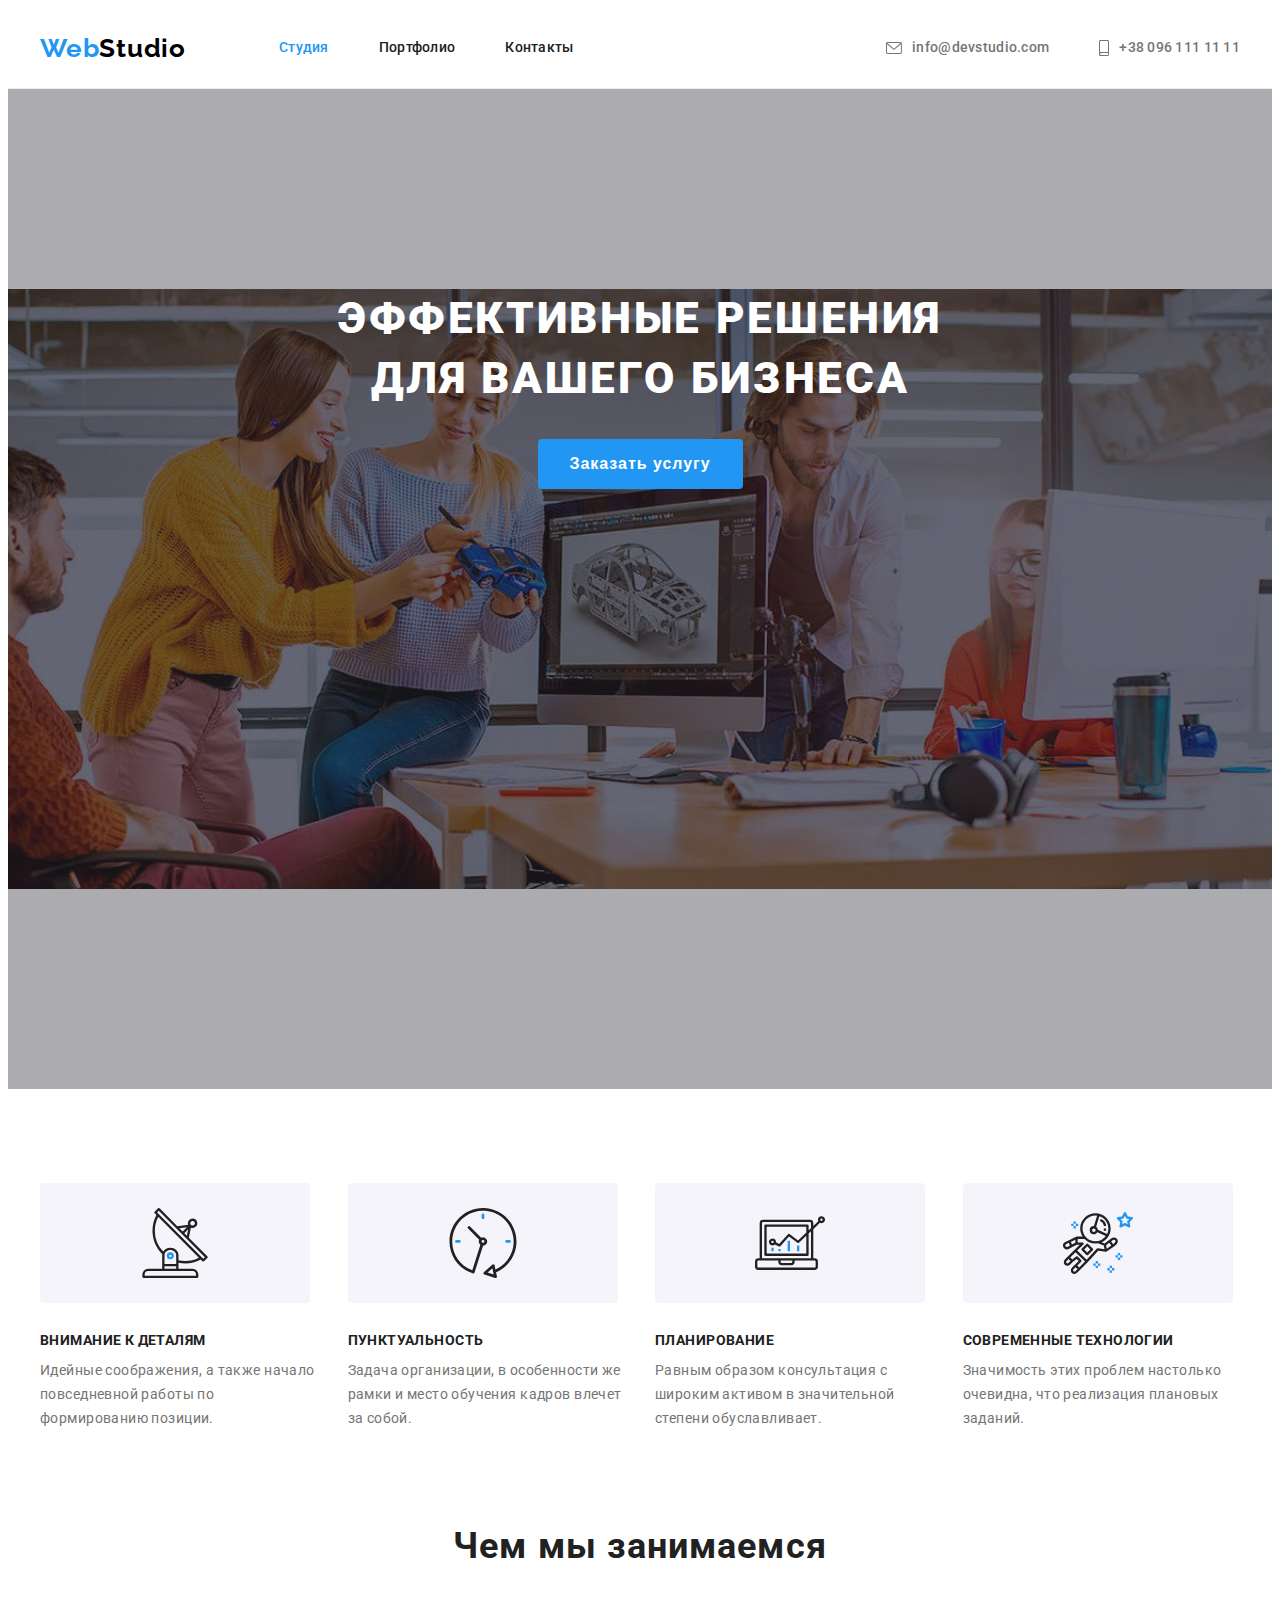
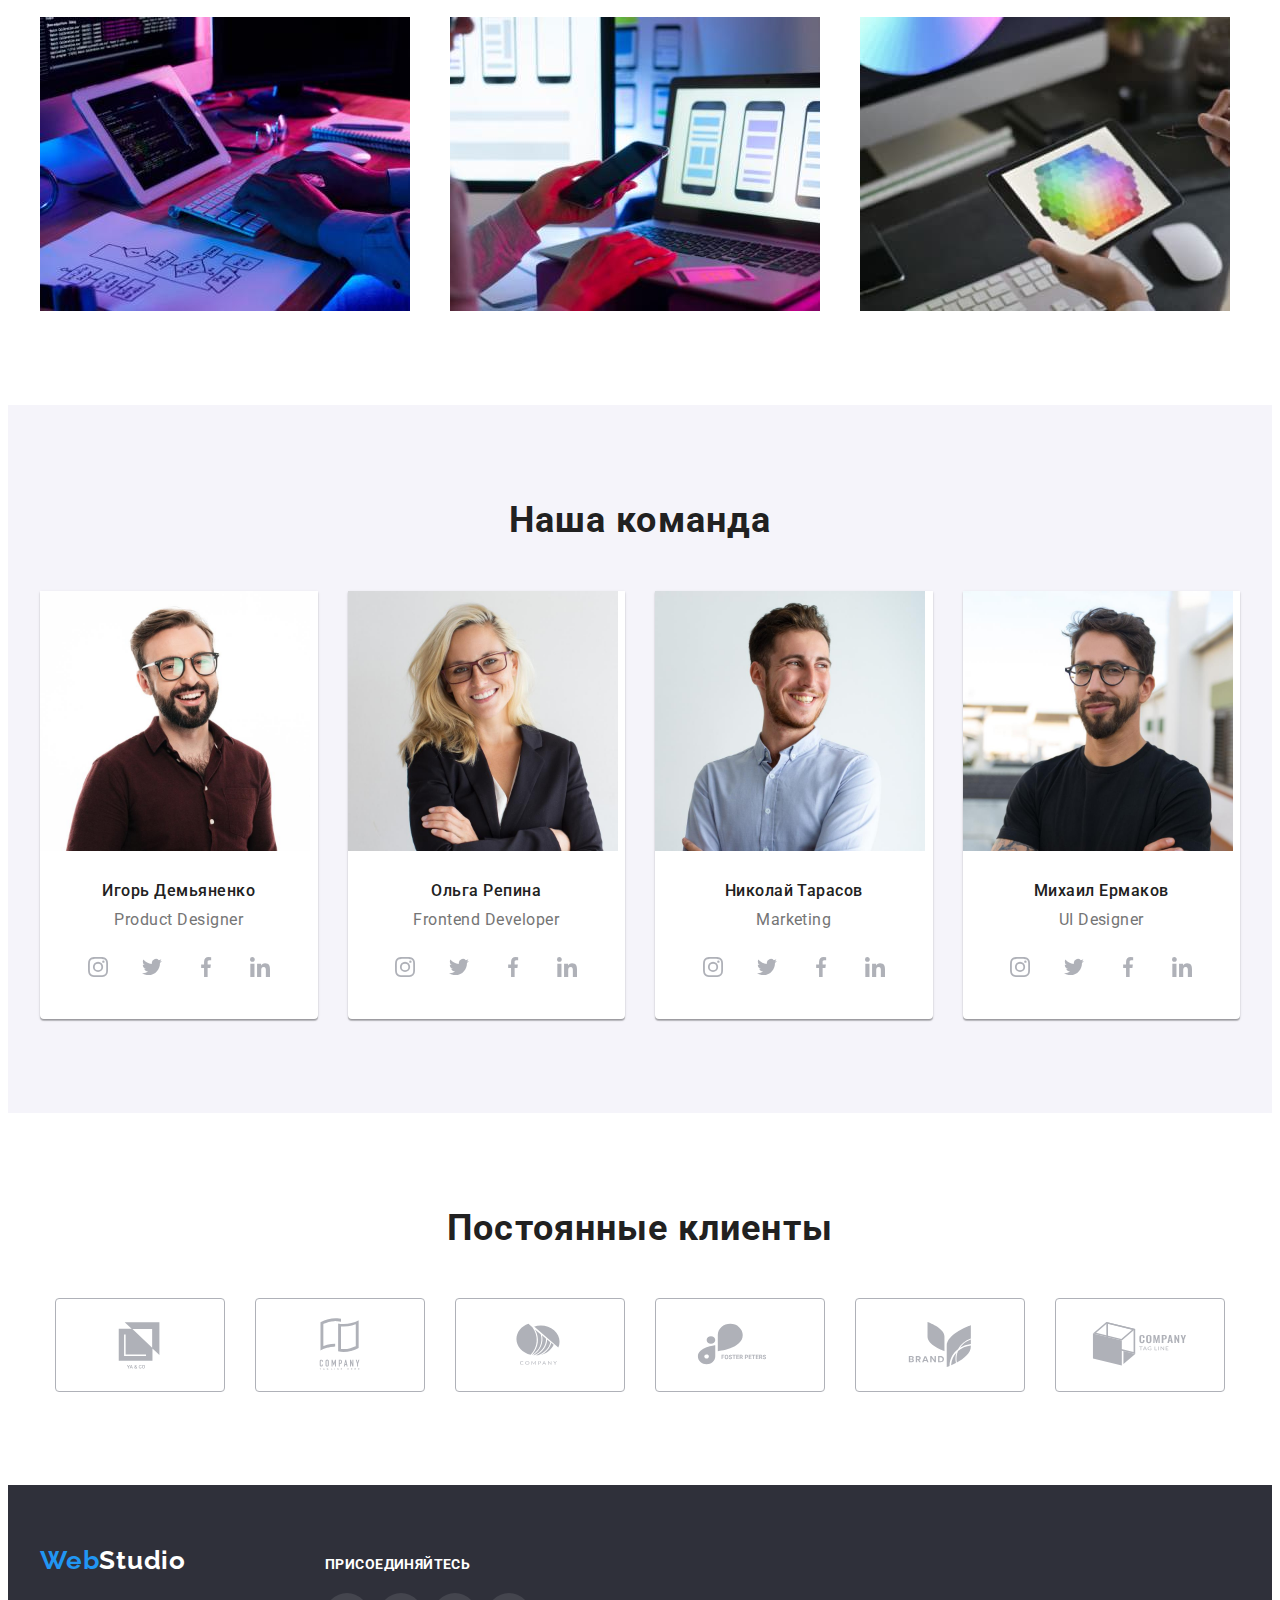
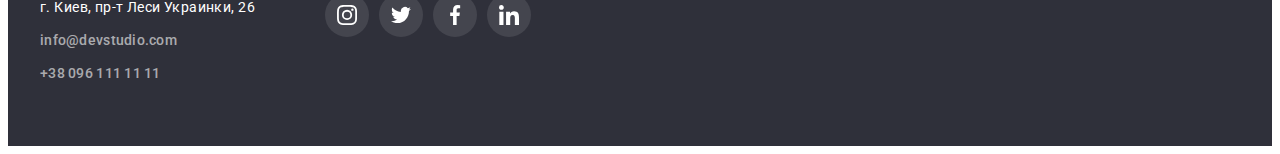
<file: index.html>
<!DOCTYPE html>
<html lang="ru">

<head>
    <link rel="stylesheet" href="https://cdnjs.cloudflare.com/ajax/libs/modern-normalize/1.1.0/modern-normalize.min.css"
        integrity="sha512-wpPYUAdjBVSE4KJnH1VR1HeZfpl1ub8YT/NKx4PuQ5NmX2tKuGu6U/JRp5y+Y8XG2tV+wKQpNHVUX03MfMFn9Q=="
        crossorigin="anonymous" referrerpolicy="no-referrer" />
    <meta charset="UTF-8">
    <meta http-equiv="X-UA-Compatible" content="IE=edge">
    <meta name="viewport" content="width=device-width, initial-scale=1.0">
    <title>Document</title>
    <link rel="preconnect" href="https://fonts.googleapis.com">
    <link rel="preconnect" href="https://fonts.gstatic.com" crossorigin>
    <link
        href="https://fonts.googleapis.com/css2?family=Raleway:wght@700&family=Roboto:wght@400;500;700;900&display=swap"
        rel="stylesheet">
    <link rel="stylesheet" href="https://cdnjs.cloudflare.com/ajax/libs/modern-normalize/1.1.0/modern-normalize.min.css"
        integrity="sha512-wpPYUAdjBVSE4KJnH1VR1HeZfpl1ub8YT/NKx4PuQ5NmX2tKuGu6U/JRp5y+Y8XG2tV+wKQpNHVUX03MfMFn9Q=="
        crossorigin="anonymous" referrerpolicy="no-referrer" />
    <link rel="stylesheet" href="./css/styles.css">
</head>

<body>
    <header class="page-header">
        <div class=" container">
        <nav class="nav">
            <a href="index.html" class="logo link cursor">Web<span class="studio">Studio</span></a>
            <ul class="site-nav list">
                <li class="menu cursor"><a href="index.html" class="link current">Студия</a></li>
                <li class="menu cursor"><a href="portfolio.html" class="link">Портфолио</a></li>
                <li class="menu cursor"><a href="" class="link">Контакты</a></li>
            </ul>
        </nav>
        <ul class="auth-nav list">
            <li class="auth cursor">
                <a href="mailto:info@devstudio.com" class="contact link">
                    <svg class="mail-icon" width="16" height="12">
                        <use href="./images/sprite.svg#icon-mail" ></use>
                    </svg>
                    info@devstudio.com</a>
            </li>
            <li class="auth cursor">
                <a href="tel:+380961111111" class="contact link">
                    <svg class="phone-icon" width="10" height="16">
                        <use href="./images/sprite.svg#icon-phone" ></use>
                    </svg>
                    +38 096 111 11 11</a>
            </li>
        </ul>
        </div>
    </header>
    <main>
        <section class="hero section">
            <div class="container">
                <h1 class="hero section-title">Эффективные решения для вашего бизнеса</h1>
                <button type="button" class="button primary cursor">Заказать услугу</button>
            </div>
        </section>
        <section class="section">
            <div class="container">
                <h2 class="section-title visually-hidden">Особенности</h2>
                <ul class="feature list">
                    <li class="name">
                        <div class="icon">
                        <svg class="feature-icon" width="70" height="70">
                            <use href="./images/sprite.svg#icon-antenna" ></use>
                        </svg>
                        </div>
                        <h3 class="title">Внимание к деталям</h3>
                        <p class="feature description">Идейные соображения, а также начало повседневной работы по
                            формированию позиции.</p>
                    </li>
                    <li class="name">
                        <div class="icon">
                        <svg class="feature-icon" width="70" height="70">
                            <use href="./images/sprite.svg#icon-clock" ></use>
                        </svg>
                        </div>
                        <h3 class="title">Пунктуальность</h3>
                        <p class="feature description">Задача организации, в особенности же рамки и место обучения
                            кадров влечет за собой.</p>
                    </li>
                    <li class="name">
                        <div class="icon">
                        <svg class="feature-icon" width="70" height="70">
                            <use href="./images/sprite.svg#icon-diagram" ></use>
                        </svg>
                        </div>
                        <h3 class="title">Планирование</h3>
                        <p class="feature description">Равным образом консультация с широким активом в значительной
                            степени обуславливает.</p>
                    </li>
                    <li class="name">
                        <div class="icon">
                        <svg class="feature-icon" width="70" height="70">
                            <use href="./images/sprite.svg#icon-astronaut" ></use>
                        </svg>
                        </div>
                        <h3 class="title">Современные технологии</h3>
                        <p class="feature description">Значимость этих проблем настолько очевидна, что реализация
                            плановых заданий.</p>
                    </li>
                </ul>
            </div>
        </section>
        <section class="section working">
            <div class="container">
                <h2 class="section-title">Чем мы занимаемся</h2>
                <ul class="list working">
                    <li class="image">
                        <img src="./images/box1.jpg" alt="Работа с алгоритмом и кодом" width="370" height="294" />
                    </li>
                    <li class="image">
                        <img src="./images/box2.jpg" alt="Подбор вайфрейма" width="370" height="294" />
                    </li>
                    <li class="image">
                        <img src="./images/box3.jpg" alt="ВЫбор цветовой палитры" width="370" height="294" />
                    </li>
                </ul>
            </div>
        </section>
        <section class="section team">
            <div class="container">
                <h2 class="section-title">Наша команда</h2>
                <ul class="team list">
                    <li class="card">
                        <img class="photo" src="./images/img.jpg" alt="Фото Игоря" width="270" height="260" />
                        <div class="team-card">
                        <h3 class="title">Игорь Демьяненко</h3>
                        <p lang="en" class="team description">Product Designer</p>
                        <ul class="social list">
                            <li class="social-item">
                                <a href="" class="social-link cursor">
                                <svg class="social-icon" width="20" height="20">
                                    <use href="./images/sprite.svg#icon-instagram" >
                                    </use>
                                </svg>
                                </a>
                            </li>
                            <li class="social-item">
                                <a href="" class="social-link cursor">
                                    <svg class="social-icon" width="20" height="20">
                                        <use href="./images/sprite.svg#icon-twitter">
                                        </use>
                                    </svg>
                                </a>
                            </li>
                            <li class="social-item">
                                <a href="" class="social-link cursor">
                                    <svg class="social-icon" width="20" height="20">
                                        <use href="./images/sprite.svg#icon-facebook">
                                        </use>
                                    </svg>
                                </a>
                            </li><li class="social-item">
                                <a href="" class="social-link cursor">
                                    <svg class="social-icon" width="20" height="20">
                                        <use href="./images/sprite.svg#icon-linkedin">
                                        </use>
                                    </svg>
                                </a>
                            </li>
                        </ul>
                        </div>
                    </li>
                    <li class="card">
                        <img class="photo" src="./images/img2.jpg" alt="Фото Ольги" width="270" height="260" />
                        <div class="team-card">
                        <h3 class="title">Ольга Репина</h3>
                        <p lang="en" class="team description">Frontend Developer</p>
                        <ul class="social list">
                            <li class="social-item">
                                <a href="" class="social-link cursor">
                                    <svg class="social-icon" width="20" height="20">
                                        <use href="./images/sprite.svg#icon-instagram">
                                        </use>
                                    </svg>
                                </a>
                            </li>
                            <li class="social-item">
                                <a href="" class="social-link cursor">
                                    <svg class="social-icon" width="20" height="20">
                                        <use href="./images/sprite.svg#icon-twitter">
                                        </use>
                                    </svg>
                                </a>
                            </li>
                            <li class="social-item">
                                <a href="" class="social-link cursor">
                                    <svg class="social-icon" width="20" height="20">
                                        <use href="./images/sprite.svg#icon-facebook">
                                        </use>
                                    </svg>
                                </a>
                            </li>
                            <li class="social-item">
                                <a href="" class="social-link cursor">
                                    <svg class="social-icon" width="20" height="20">
                                        <use href="./images/sprite.svg#icon-linkedin">
                                        </use>
                                    </svg>
                                </a>
                            </li>
                        </ul>
                        </div>
                    </li>
                    <li class="card">
                        <img class="photo" src="./images/img3.jpg" alt="Фото Николая" width="270" height="260" />
                        <div class="team-card">
                        <h3 class="title">Николай Тарасов</h3>
                        <p lang="en" class="team description">Marketing</p>
                        <ul class="social list">
                            <li class="social-item">
                                <a href="" class="social-link cursor">
                                    <svg class="social-icon" width="20" height="20">
                                        <use href="./images/sprite.svg#icon-instagram">
                                        </use>
                                    </svg>
                                </a>
                            </li>
                            <li class="social-item">
                                <a href="" class="social-link cursor">
                                    <svg class="social-icon" width="20" height="20">
                                        <use href="./images/sprite.svg#icon-twitter">
                                        </use>
                                    </svg>
                                </a>
                            </li>
                            <li class="social-item">
                                <a href="" class="social-link cursor">
                                    <svg class="social-icon" width="20" height="20">
                                        <use href="./images/sprite.svg#icon-facebook">
                                        </use>
                                    </svg>
                                </a>
                            </li>
                            <li class="social-item">
                                <a href="" class="social-link cursor">
                                    <svg class="social-icon" width="20" height="20">
                                        <use href="./images/sprite.svg#icon-linkedin">
                                        </use>
                                    </svg>
                                </a>
                            </li>
                        </ul>
                        </div>
                    </li>
                    <li class="card">
                        <img class="photo" src="./images/img4.jpg" alt="Фото Михаила" width="270" height="260" />
                        <div class="team-card">
                        <h3 class="title">Михаил Ермаков</h3>
                        <p lang="en" class="team description">UI Designer</p>
                        <ul class="social list">
                            <li class="social-item">
                                <a href="" class="social-link cursor">
                                    <svg class="social-icon" width="20" height="20">
                                        <use href="./images/sprite.svg#icon-instagram">
                                        </use>
                                    </svg>
                                </a>
                            </li>
                            <li class="social-item">
                                <a href="" class="social-link cursor">
                                    <svg class="social-icon" width="20" height="20">
                                        <use href="./images/sprite.svg#icon-twitter">
                                        </use>
                                    </svg>
                                </a>
                            </li>
                            <li class="social-item">
                                <a href="" class="social-link cursor">
                                    <svg class="social-icon" width="20" height="20">
                                        <use href="./images/sprite.svg#icon-facebook">
                                        </use>
                                    </svg>
                                </a>
                            </li>
                            <li class="social-item">
                                <a href="" class="social-link cursor">
                                    <svg class="social-icon" width="20" height="20">
                                        <use href="./images/sprite.svg#icon-linkedin">
                                        </use>
                                    </svg>
                                </a>
                            </li>
                        </ul>
                        </div>
                    </li>
                </ul>
            </div>
        </section>
        <section class="client section">
            <div class="container">
                <h2 class="client section-title">Постоянные клиенты</h2>
                <ul class="client list">
                    <li class="client-item">
                        <a href="" class="client-link cursor">
                        <svg class="client-icon" width="106" height="60">
                            <use href="./images/sprite.svg#icon-Logo1" ></use>
                        </svg>
                        </a>
                    </li>
                    <li class="client-item">
                        <a href="" class="client-link cursor">
                            <svg class="client-icon" width="106" height="60">
                                <use href="./images/sprite.svg#icon-Logo2"></use>
                            </svg>
                        </a>
                    </li>
                    <li class="client-item">
                        <a href="" class="client-link cursor">
                            <svg class="client-icon" width="106" height="60">
                                <use href="./images/sprite.svg#icon-Logo3"></use>
                            </svg>
                        </a>
                    </li>
                    <li class="client-item">
                        <a href="" class="client-link cursor">
                            <svg class="client-icon" width="106" height="60">
                                <use href="./images/sprite.svg#icon-Logo4"></use>
                            </svg>
                        </a>
                    </li>
                    <li class="client-item">
                        <a href="" class="client-link cursor">
                            <svg class="client-icon" width="106" height="60">
                                <use href="./images/sprite.svg#icon-Logo5"></use>
                            </svg>
                        </a>
                    </li>
                    <li class="client-item">
                        <a href="" class="client-link cursor">
                            <svg class="client-icon" width="106" height="60">
                                <use href="./images/sprite.svg#icon-Logo6"></use>
                            </svg>
                        </a>
                    </li>
                </ul>
            </div>
        </section>
    </main>
    <footer class="footer">
        <div class="container">
        <div class="footer-contact">
            <a href="index.html" class="logo link cursor">Web<span class="studio">Studio</span></a>
            <address class="footer-address">
                <a href="https://www.google.com/maps/place/Lesi+Ukrainky+Blvd,+26,+Kyiv,+02000/@50.4265807,30.5361971,17z/data=!3m1!4b1!4m5!3m4!1s0x40d4cf0e033ecbe9:0x57a4dffefec77da0!8m2!3d50.4265807!4d30.5383859"
                    target="_blank" class="address link cursor">г. Киев, пр-т Леси Украинки, 26</a> 
                <ul class="auth-nav list">
                    <li class="mail"><a href="mailto:info@devstudio.com" class="contact link cursor">info@devstudio.com</a></li>
                    <li class="phone"><a href="tel:+380961111111" class="contact link cursor">+38 096 111 11 11</a></li>
                </ul>
            </address>
            </div>
            <div class="footer-social">
                <p class="social title">присоединяйтесь</p>
            <ul class="social list">
                <li class="social-item">
                    <a href="" class="social-link cursor">
                        <svg class="social-icon" width="20" height="20">
                            <use href="./images/sprite.svg#icon-instagram">
                            </use>
                        </svg>
                    </a>
                </li>
                <li class="social-item">
                    <a href="" class="social-link cursor">
                        <svg class="social-icon" width="20" height="20">
                            <use href="./images/sprite.svg#icon-twitter">
                            </use>
                        </svg>
                    </a>
                </li>
                <li class="social-item">
                    <a href="" class="social-link cursor">
                        <svg class="social-icon" width="20" height="20">
                            <use href="./images/sprite.svg#icon-facebook">
                            </use>
                        </svg>
                    </a>
                </li>
                <li class="social-item">
                    <a href="" class="social-link cursor">
                        <svg class="social-icon" width="20" height="20">
                            <use href="./images/sprite.svg#icon-linkedin">
                            </use>
                        </svg>
                    </a>
                </li>
            </ul>
            </div>
        </div>
    </footer>
</body>

</html>
</file>
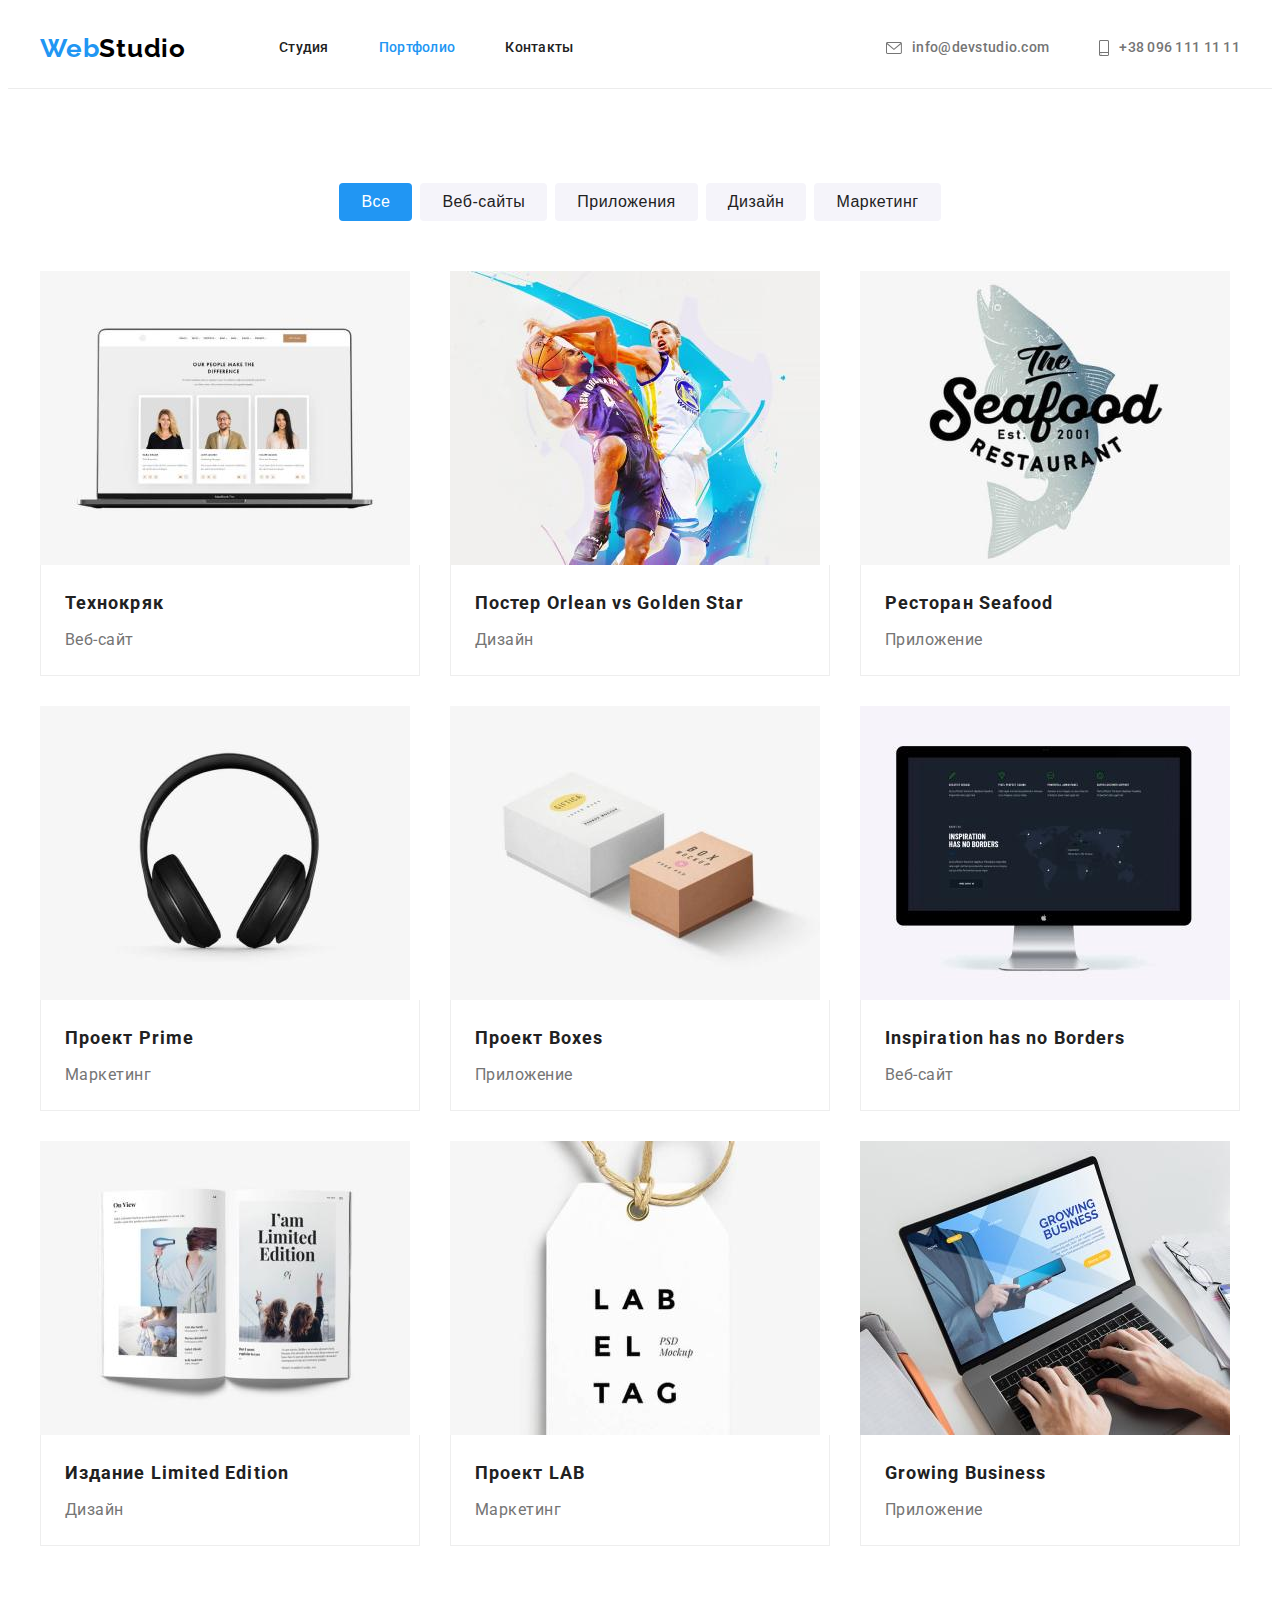
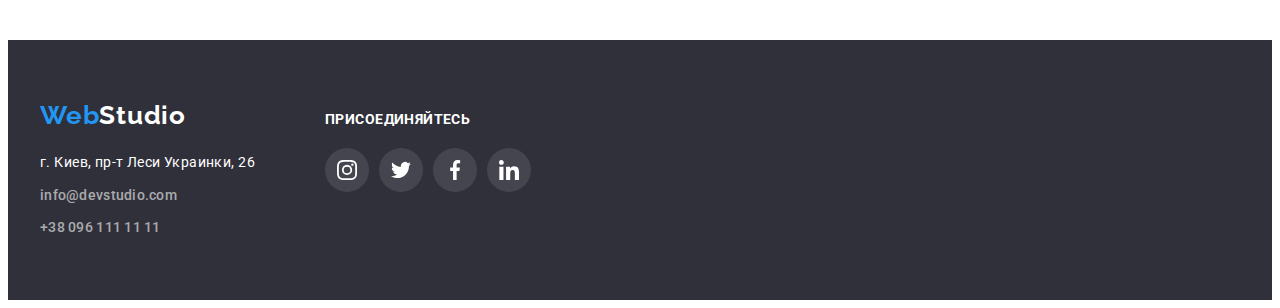
<file: portfolio.html>
<!DOCTYPE html>
<html lang="en">

<head>
    <link rel="stylesheet" href="https://cdnjs.cloudflare.com/ajax/libs/modern-normalize/1.1.0/modern-normalize.min.css"
        integrity="sha512-wpPYUAdjBVSE4KJnH1VR1HeZfpl1ub8YT/NKx4PuQ5NmX2tKuGu6U/JRp5y+Y8XG2tV+wKQpNHVUX03MfMFn9Q=="
        crossorigin="anonymous" referrerpolicy="no-referrer" />
    <meta charset="UTF-8">
    <meta http-equiv="X-UA-Compatible" content="IE=edge">
    <meta name="viewport" content="width=device-width, initial-scale=1.0">
    <title>Document</title>
    <link rel="preconnect" href="https://fonts.googleapis.com">
    <link rel="preconnect" href="https://fonts.gstatic.com" crossorigin>
    <link
        href="https://fonts.googleapis.com/css2?family=Raleway:wght@700&family=Roboto:wght@400;500;700;900&display=swap"
        rel="stylesheet">
    <link rel="stylesheet" href="https://cdnjs.cloudflare.com/ajax/libs/modern-normalize/1.1.0/modern-normalize.min.css"
        integrity="sha512-wpPYUAdjBVSE4KJnH1VR1HeZfpl1ub8YT/NKx4PuQ5NmX2tKuGu6U/JRp5y+Y8XG2tV+wKQpNHVUX03MfMFn9Q=="
        crossorigin="anonymous" referrerpolicy="no-referrer" />
    <link rel="stylesheet" href="./css/styles.css">
</head>

<body>
        <header class="page-header">
            <div class=" container">
                <nav class="nav">
                    <a href="index.html" class="logo link cursor">Web<span class="studio">Studio</span></a>
                    <ul class="site-nav list">
                        <li class="menu cursor"><a href="index.html" class="link">Студия</a></li>
                        <li class="menu cursor"><a href="portfolio.html" class="link current">Портфолио</a></li>
                        <li class="menu cursor"><a href="" class="link">Контакты</a></li>
                    </ul>
                </nav>
                <ul class="auth-nav list">
                    <li class="auth cursor">
                        <a href="mailto:info@devstudio.com" class="contact link">
                            <svg class="mail-icon" width="16" height="12">
                                <use href="./images/sprite.svg#icon-mail" ></use>
                            </svg>
                            info@devstudio.com</a>
                    </li>
                    <li class="auth cursor">
                        <a href="tel:+380961111111" class="contact link">
                            <svg class="phone-icon" width="10" height="16">
                                <use href="./images/sprite.svg#icon-phone" ></use>
                            </svg>
                            +38 096 111 11 11</a>
                    </li>
                </ul>
            </div>
        </header>
    <main>
        
        <section class="section filter">
            <div class="container">
            <h1 class="visually-hidden">Контент страницы Портфолио</h1>
            <h2 class="visually-hidden">Примеры работ</h2>
            <ul class="list list-filter">
                <li class="list-button"><button type="button" class="button filter cursor current">Все</button></li>
                <li class="list-button"><button type="button" class="button filter cursor">Веб-сайты</button></li>
                <li class="list-button"><button type="button" class="button filter cursor">Приложения</button></li>
                <li class="list-button"><button type="button" class="button filter cursor">Дизайн</button></li>
                <li class="list-button"><button type="button" class="button filter cursor">Маркетинг</button></li>
            </ul>
            
           
            <ul class="list portfolio flex-container">
                
                <li class="flex-element">
                    <a href="" class="link">
                        <img class="img" src="./images/img1portf.jpg" alt="Страница веб-сайта" width="370" height="294" />
                        <div class="portfolio-card">
                        <h3 class="title">Технокряк</h3>
                        <p class="description">Веб-сайт</p>
                        </div>
                    </a>
                </li>
                
                
                <li class="flex-element">
                    <a href="" class="link">
                        <img src="./images/img2portf.jpg" alt="Постер" width="370" height="294" />
                        <div class="portfolio-card">
                        <h3 class="title">Постер <span lang="en">Orlean vs Golden Star</span></h3>
                        <p class="description">Дизайн</p>
                        </div>
                    </a>
                </li>
                
                
                <li class="flex-element">
                    <a href="" class="link">
                        <img src="./images/img3portf.jpg" alt="Лого ресторана" width="370" height="294" />
                        <div class="portfolio-card">
                        <h3 class="title">Ресторан <span lang="en">Seafood</span></h3>
                        <p class="description">Приложение</p>
                        </div>
                    </a>
                </li>
                
                <li class="flex-element">
                    <a href="" class="link">
                        <img src="./images/img4portf.jpg" alt="Фото наушников" width="370" height="294" />
                        <div class="portfolio-card">
                        <h3 class="title">Проект <span lang="en">Prime</span></h3>
                        <p class="description">Маркетинг</p>
                        </div>
                    </a>
                </li>
                
                <li class="flex-element">
                    <a href="" class="link">
                        <img src="./images/img5portf.jpg" alt="Фото боксов" width="370" height="294" />
                        <div class="portfolio-card">
                        <h3 class="title">Проект <span lang="en">Boxes</span></h3>
                        <p class="description">Приложение</p>
                        </div>
                    </a>
                </li>
                
                <li class="flex-element">
                    <a href="" class="link">
                        <img src="./images/img6portf.jpg" alt="Скрин веб-сайта" width="370" height="294" />
                        <div class="portfolio-card">
                        <h3 class="title" lang="en">Inspiration has no Borders</h3>
                        <p class="description">Веб-сайт</p>
                        </div>
                    </a>
                </li>
                
                <li class="flex-element">
                    <a href="" class="link">
                        <img src="./images/img7portf.jpg" alt="Фото страниц журнала" width="370" height="294" />
                        <div class="portfolio-card">
                        <h3 class="title">Издание <span lang="en">Limited Edition</span></h3>
                        <p class="description">Дизайн</p>
                        </div>
                    </a>
                </li>
                
                <li class="flex-element">
                    <a href="" class="link">
                        <img src="./images/img8portf.jpg" alt="Изображение лого" width="370" height="294" />
                        <div class="portfolio-card">
                        <h3 class="title">Проект <span lang="en">LAB</span></h3>
                        <p class="description">Маркетинг</p>
                        </div>
                    </a>
                </li>
                
                <li class="flex-element">
                    <a href="" class="link">
                        <img src="./images/img9portf.jpg" alt="Изображение ноута с открытым приложением" width="370"
                            height="294" />
                        <div class="portfolio-card">
                            <h3 class="title" lang="en">Growing Business</h3>
                        <p class="description">Приложение</p>
                        </div>
                    </a>
                </li>
            </ul>
            
        </div>
        </section>
    </main>
    <footer class="footer">
        <div class="container">
            <div class="footer-contact">
                <a href="index.html" class="logo link cursor">Web<span class="studio">Studio</span></a>
                <address class="footer-address">
                    <a href="https://www.google.com/maps/place/Lesi+Ukrainky+Blvd,+26,+Kyiv,+02000/@50.4265807,30.5361971,17z/data=!3m1!4b1!4m5!3m4!1s0x40d4cf0e033ecbe9:0x57a4dffefec77da0!8m2!3d50.4265807!4d30.5383859"
                        target="_blank" class="address link cursor">г. Киев, пр-т Леси Украинки, 26</a>
                    <ul class="auth-nav list">
                        <li class="mail"><a href="mailto:info@devstudio.com"
                                class="contact link cursor">info@devstudio.com</a></li>
                        <li class="phone"><a href="tel:+380961111111" class="contact link cursor">+38 096 111 11 11</a></li>
                    </ul>
                </address>
            </div>
            <div class="footer-social">
                <p class="social title">присоединяйтесь</p>
                <ul class="social list">
                    <li class="social-item">
                        <a href="" class="social-link cursor">
                            <svg class="social-icon" width="20" height="20">
                                <use href="./images/sprite.svg#icon-instagram">
                                </use>
                            </svg>
                        </a>
                    </li>
                    <li class="social-item">
                        <a href="" class="social-link cursor">
                            <svg class="social-icon" width="20" height="20">
                                <use href="./images/sprite.svg#icon-twitter">
                                </use>
                            </svg>
                        </a>
                    </li>
                    <li class="social-item">
                        <a href="" class="social-link cursor">
                            <svg class="social-icon" width="20" height="20">
                                <use href="./images/sprite.svg#icon-facebook">
                                </use>
                            </svg>
                        </a>
                    </li>
                    <li class="social-item">
                        <a href="" class="social-link cursor">
                            <svg class="social-icon" width="20" height="20">
                                <use href="./images/sprite.svg#icon-linkedin">
                                </use>
                            </svg>
                        </a>
                    </li>
                </ul>
            </div>
        </div>
    </footer>
</body>

</html>
</file>
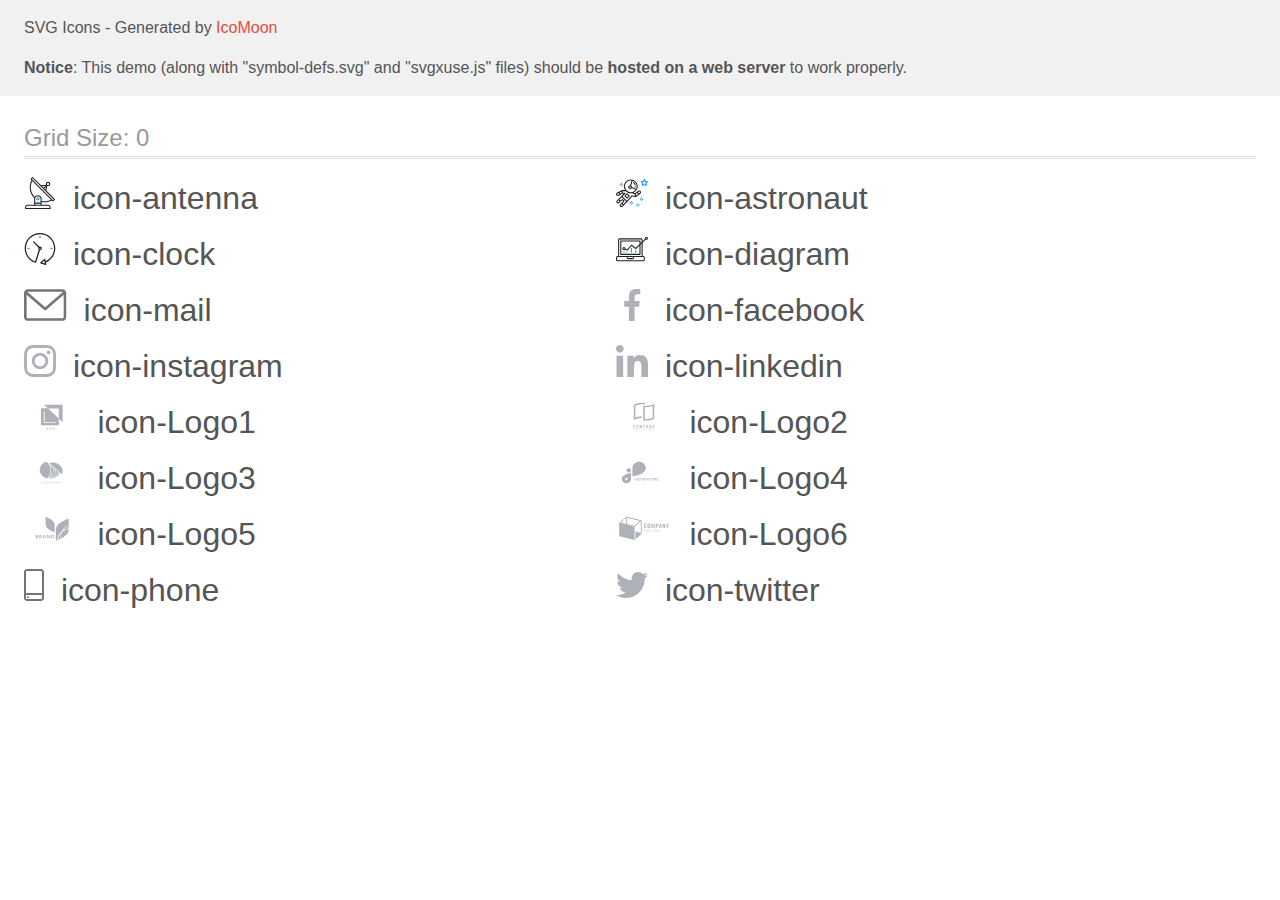
<file: images/icomoon/demo-external-svg.html>
<!doctype html>
<html>
<head>
    <title>IcoMoon - SVG Icons</title>
    <meta charset="utf-8">
    <meta name="viewport" content="width=device-width, initial-scale=1">
    <link rel="stylesheet" href="demo-files/demo.css">
    <link rel="stylesheet" href="style.css">
</head>
<body>
<header class="bgc1 clearfix">
<div class="mhl">
    <p>SVG Icons - Generated by <a href="https://icomoon.io/app">IcoMoon</a></p><p><strong>Notice</strong>: This demo (along with "symbol-defs.svg" and "svgxuse.js" files) should be <b>hosted on a web server</b> to work properly.</p>
</div>
</header>
    <div class="clearfix mhl ptl">
        <h1 class="mvm mtn fgc1">Grid Size: 0</h1>
        <div class="glyph fs1">
            <div class="clearfix pbs">
                <svg class="icon icon-antenna"><use xlink:href="symbol-defs.svg#icon-antenna"></use></svg><span class="name"> icon-antenna</span>
            </div>
        </div>
        <div class="glyph fs1">
            <div class="clearfix pbs">
                <svg class="icon icon-astronaut"><use xlink:href="symbol-defs.svg#icon-astronaut"></use></svg><span class="name"> icon-astronaut</span>
            </div>
        </div>
        <div class="glyph fs1">
            <div class="clearfix pbs">
                <svg class="icon icon-clock"><use xlink:href="symbol-defs.svg#icon-clock"></use></svg><span class="name"> icon-clock</span>
            </div>
        </div>
        <div class="glyph fs1">
            <div class="clearfix pbs">
                <svg class="icon icon-diagram"><use xlink:href="symbol-defs.svg#icon-diagram"></use></svg><span class="name"> icon-diagram</span>
            </div>
        </div>
        <div class="glyph fs1">
            <div class="clearfix pbs">
                <svg class="icon icon-mail"><use xlink:href="symbol-defs.svg#icon-mail"></use></svg><span class="name"> icon-mail</span>
            </div>
        </div>
        <div class="glyph fs1">
            <div class="clearfix pbs">
                <svg class="icon icon-facebook"><use xlink:href="symbol-defs.svg#icon-facebook"></use></svg><span class="name"> icon-facebook</span>
            </div>
        </div>
        <div class="glyph fs1">
            <div class="clearfix pbs">
                <svg class="icon icon-instagram"><use xlink:href="symbol-defs.svg#icon-instagram"></use></svg><span class="name"> icon-instagram</span>
            </div>
        </div>
        <div class="glyph fs1">
            <div class="clearfix pbs">
                <svg class="icon icon-linkedin"><use xlink:href="symbol-defs.svg#icon-linkedin"></use></svg><span class="name"> icon-linkedin</span>
            </div>
        </div>
        <div class="glyph fs1">
            <div class="clearfix pbs">
                <svg class="icon icon-Logo1"><use xlink:href="symbol-defs.svg#icon-Logo1"></use></svg><span class="name"> icon-Logo1</span>
            </div>
        </div>
        <div class="glyph fs1">
            <div class="clearfix pbs">
                <svg class="icon icon-Logo2"><use xlink:href="symbol-defs.svg#icon-Logo2"></use></svg><span class="name"> icon-Logo2</span>
            </div>
        </div>
        <div class="glyph fs1">
            <div class="clearfix pbs">
                <svg class="icon icon-Logo3"><use xlink:href="symbol-defs.svg#icon-Logo3"></use></svg><span class="name"> icon-Logo3</span>
            </div>
        </div>
        <div class="glyph fs1">
            <div class="clearfix pbs">
                <svg class="icon icon-Logo4"><use xlink:href="symbol-defs.svg#icon-Logo4"></use></svg><span class="name"> icon-Logo4</span>
            </div>
        </div>
        <div class="glyph fs1">
            <div class="clearfix pbs">
                <svg class="icon icon-Logo5"><use xlink:href="symbol-defs.svg#icon-Logo5"></use></svg><span class="name"> icon-Logo5</span>
            </div>
        </div>
        <div class="glyph fs1">
            <div class="clearfix pbs">
                <svg class="icon icon-Logo6"><use xlink:href="symbol-defs.svg#icon-Logo6"></use></svg><span class="name"> icon-Logo6</span>
            </div>
        </div>
        <div class="glyph fs1">
            <div class="clearfix pbs">
                <svg class="icon icon-phone"><use xlink:href="symbol-defs.svg#icon-phone"></use></svg><span class="name"> icon-phone</span>
            </div>
        </div>
        <div class="glyph fs1">
            <div class="clearfix pbs">
                <svg class="icon icon-twitter"><use xlink:href="symbol-defs.svg#icon-twitter"></use></svg><span class="name"> icon-twitter</span>
            </div>
        </div>
  </div>
<script defer src="svgxuse.js"></script>
</body>
</html>
</file>
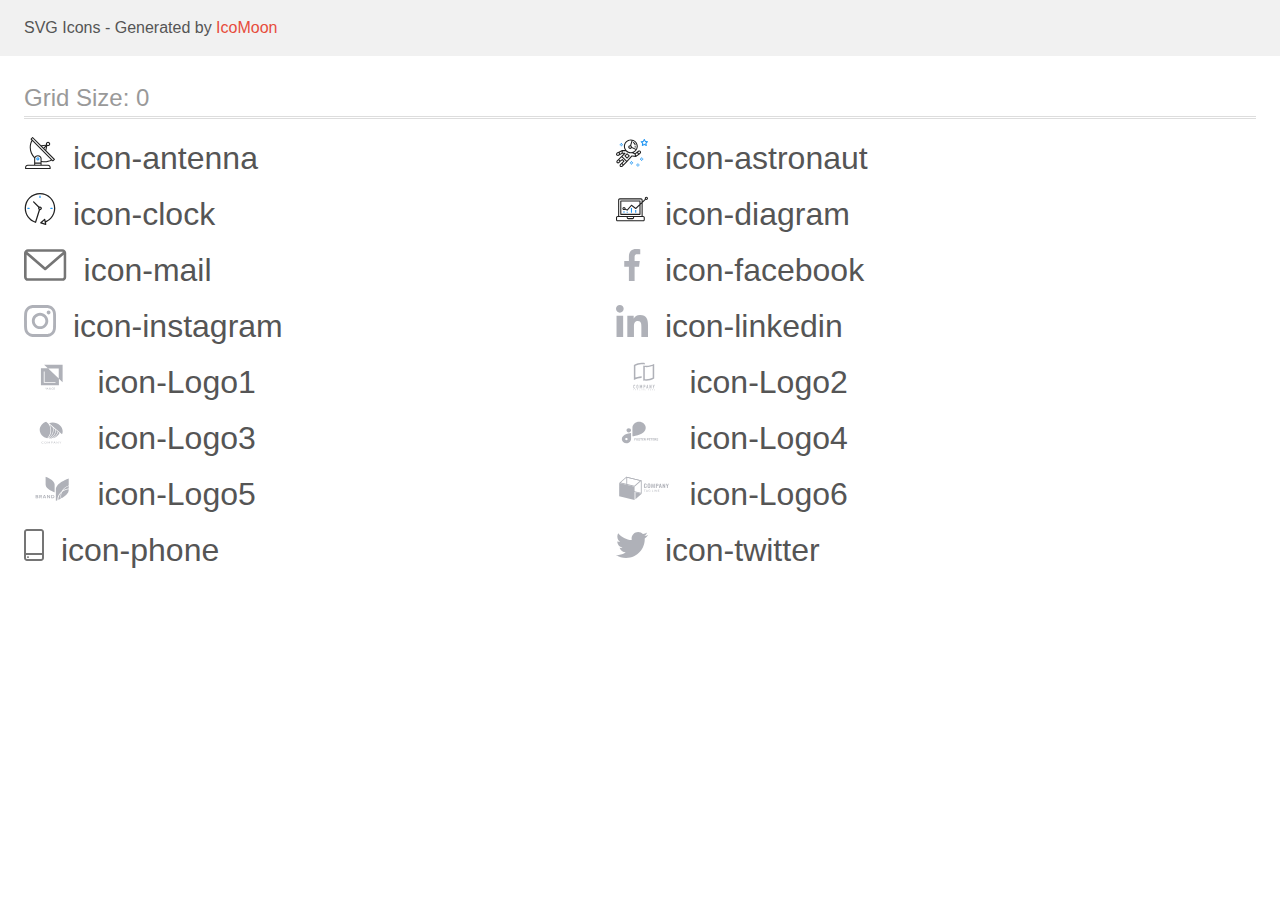
<file: images/icomoon/demo.html>
<!doctype html>
<html>
<head>
    <title>IcoMoon - SVG Icons</title>
    <meta charset="utf-8">
    <meta name="viewport" content="width=device-width, initial-scale=1">
    <link rel="stylesheet" href="demo-files/demo.css">
    <link rel="stylesheet" href="style.css">
</head>
<body>
<svg aria-hidden="true" style="position: absolute; width: 0; height: 0; overflow: hidden;" version="1.1" xmlns="http://www.w3.org/2000/svg" xmlns:xlink="http://www.w3.org/1999/xlink">
<defs>
<symbol id="icon-antenna" viewBox="0 0 32 32">
<path fill="#212121" style="fill: var(--color1, #212121)" d="M30.773 22.098l-8.443-8.505 0.937-4.616c0.225 0.090 0.485 0.144 0.758 0.146h0.007c0.008 0 0.017 0 0.026 0 1.192 0 2.159-0.967 2.159-2.159s-0.967-2.159-2.159-2.159c-1.192 0-2.159 0.967-2.159 2.159 0 0.259 0.046 0.508 0.13 0.739l-0.005-0.015-4.96 0.606-8.091-8.133c-0.096-0.098-0.229-0.159-0.376-0.16h-0c-0.14 0.001-0.274 0.057-0.373 0.155l-1.512 1.504c-0.096 0.097-0.156 0.23-0.156 0.377s0.060 0.281 0.156 0.377v0l0.814 0.825c-1.143 2.062-1.816 4.522-1.816 7.139 0 4.106 1.656 7.824 4.336 10.525l-0.001-0.001c0.043 0.041 0.092 0.074 0.146 0.097-0.032 0.164-0.051 0.353-0.052 0.546v6.188h-6.4c-1.472 0.001-2.666 1.194-2.667 2.666v1.067c0 0.295 0.239 0.534 0.534 0.534h24.534c0.294 0 0.533-0.239 0.533-0.534v-1.067c-0.002-1.472-1.195-2.665-2.666-2.666h-6.4v-2.742c1.003 0.21 2.024 0.317 3.049 0.32 2.58-0.003 5.005-0.663 7.117-1.822l-0.077 0.039 0.818 0.823c0.099 0.101 0.235 0.159 0.376 0.16 0.14-0.001 0.274-0.057 0.373-0.155l1.512-1.504c0.096-0.097 0.156-0.23 0.156-0.377s-0.060-0.281-0.156-0.377v0zM23.28 6.233c0.193-0.192 0.459-0.31 0.752-0.31 0.589 0 1.067 0.478 1.067 1.066s-0.477 1.066-1.067 1.066c-0 0-0 0-0 0h-0.004c-0.587-0.003-1.061-0.479-1.061-1.066 0-0.295 0.12-0.563 0.314-0.756l0-0h-0.002zM22.024 9.737l-0.598 2.946-1.175-1.183 1.774-1.763zM21.419 8.835l-1.92 1.909-1.486-1.493 3.406-0.416zM24.004 28.8c0.884 0 1.6 0.716 1.6 1.6v0 0.534h-23.466v-0.534c0-0.884 0.716-1.6 1.6-1.6v0h20.267zM16.538 26.666v1.067h-5.334v-1.067h5.334zM11.204 25.6v-4.053c0-1.294 1.196-2.346 2.667-2.346s2.667 1.053 2.667 2.346v4.053h-5.334zM17.604 23.904v-2.357c0-1.882-1.675-3.413-3.733-3.413-0.017-0-0.038-0-0.058-0-1.353 0-2.54 0.707-3.213 1.771l-0.009 0.016c-2.36-2.482-3.812-5.846-3.812-9.55 0-2.314 0.567-4.496 1.569-6.414l-0.036 0.077 18.602 18.709c-1.823 0.947-3.979 1.502-6.266 1.502-1.079 0-2.128-0.124-3.136-0.357l0.093 0.018zM28.893 23.22l-21.057-21.181 0.754-0.752 7.935 7.98c0.004 0 0.006 0.007 0.010 0.010l13.114 13.191-0.757 0.752z"></path>
<path fill="#2196f3" style="fill: var(--color2, #2196f3)" d="M13.876 20.267h-0.005c-0.001 0-0.002 0-0.002 0-0.884 0-1.6 0.716-1.6 1.6s0.715 1.599 1.597 1.6h0.005c0.001 0 0.001 0 0.002 0 0.884 0 1.6-0.716 1.6-1.6s-0.715-1.599-1.598-1.6h-0zM14.249 22.245c-0.096 0.096-0.229 0.155-0.376 0.155-0.295 0-0.534-0.239-0.534-0.534s0.238-0.533 0.532-0.533h0c0.293 0.001 0.531 0.239 0.531 0.533 0 0.148-0.060 0.282-0.157 0.378l-0 0h0.005z"></path>
</symbol>
<symbol id="icon-astronaut" viewBox="0 0 32 32">
<path fill="#2196f3" style="fill: var(--color2, #2196f3)" d="M31.974 4.524c-0.064-0.191-0.227-0.332-0.427-0.362l-0.003-0-1.911-0.278-0.855-1.731c-0.179-0.365-0.777-0.365-0.956 0l-0.855 1.731-1.911 0.278c-0.26 0.039-0.457 0.26-0.457 0.528 0 0.15 0.062 0.285 0.161 0.382l1.383 1.348-0.326 1.903c-0.034 0.2 0.048 0.402 0.212 0.522 0.166 0.12 0.383 0.135 0.562 0.040l1.709-0.899 1.709 0.899c0.072 0.038 0.157 0.061 0.247 0.061 0.295 0 0.534-0.239 0.534-0.534 0-0.031-0.003-0.062-0.008-0.092l0 0.003-0.326-1.903 1.383-1.348c0.099-0.097 0.161-0.233 0.161-0.382 0-0.059-0.009-0.115-0.027-0.168l0.001 0.004zM29.511 5.851c-0.126 0.122-0.183 0.299-0.153 0.472l0.191 1.114-1-0.526c-0.072-0.039-0.158-0.062-0.249-0.062s-0.177 0.023-0.252 0.063l0.003-0.001-1 0.526 0.191-1.114c0.005-0.027 0.008-0.059 0.008-0.091 0-0.149-0.061-0.285-0.16-0.381l-0-0-0.811-0.79 1.119-0.162c0.174-0.025 0.324-0.134 0.402-0.292l0.5-1.013 0.5 1.013c0.078 0.158 0.228 0.267 0.402 0.292l1.119 0.162-0.809 0.79zM26.134 20.522h-1.067v1.067h1.067v-1.067zM26.134 22.656h-1.067v1.066h1.067v-1.066zM27.2 21.589h-1.067v1.067h1.067v-1.067zM25.067 21.589h-1.067v1.067h1.067v-1.067zM22.4 26.389h-1.067v1.067h1.067v-1.067zM22.4 28.523h-1.067v1.067h1.067v-1.067zM23.467 27.456h-1.067v1.067h1.067v-1.067zM21.334 27.456h-1.067v1.067h1.067v-1.067zM16 24.256h-1.066v1.067h1.066v-1.067zM16 26.389h-1.066v1.067h1.066v-1.067zM17.067 25.322h-1.067v1.067h1.067v-1.067zM14.934 25.322h-1.067v1.067h1.067v-1.067zM5.867 6.122h-1.066v1.066h1.066v-1.066zM5.867 8.256h-1.066v1.066h1.066v-1.066zM6.933 7.189h-1.067v1.067h1.066v-1.067zM4.8 7.189h-1.067v1.067h1.067v-1.067z"></path>
<path fill="#212121" style="fill: var(--color1, #212121)" d="M24.715 14.16c-0.28-0.376-0.698-0.636-1.179-0.703l-0.009-0.001c-0.076-0.012-0.164-0.018-0.254-0.018-0.411 0-0.789 0.139-1.090 0.373l0.004-0.003-1.253 0.96-1.898 1.417-1.358-0.541c2.421-1.086 4.113-3.508 4.113-6.32 0-3.823-3.122-6.934-6.961-6.934s-6.961 3.11-6.961 6.934c0 1.386 0.415 2.674 1.12 3.759l-2.768-0.024c-0.009 0-0.016 0.005-0.023 0.005-0.057 0.003-0.11 0.014-0.159 0.033l0.004-0.001c-0.013 0.005-0.026 0.007-0.038 0.013-0.006 0.003-0.013 0.003-0.019 0.006l-3.233 1.596c-0 0-0.001 0-0.001 0.001l-1.893 0.91c-0.024 0.011-0.045 0.023-0.065 0.036l0.001-0.001c-0.482 0.324-0.795 0.867-0.795 1.483 0 0.297 0.073 0.577 0.201 0.823l-0.005-0.010c0.22 0.424 0.592 0.742 1.043 0.885l0.013 0.003c0.161 0.053 0.345 0.083 0.537 0.083 0.308 0 0.598-0.078 0.851-0.216l-0.009 0.005 1.388-0.738 2.264-1.169 1.357-0.008-5.442 5.415c0 0.001-0.001 0.001-0.001 0.001l-1.339 1.333c-0.303 0.299-0.491 0.714-0.491 1.173 0 0.002 0 0.003 0 0.005v-0c0.002 0.919 0.748 1.664 1.667 1.664 0.001 0 0.002 0 0.002 0h-0c0.428 0 0.854-0.162 1.18-0.485l1.314-1.309 1.741-1.3 0.901 0.897-3.102 3.088c-0.303 0.299-0.491 0.714-0.491 1.173 0 0.001 0 0.003 0 0.004v-0c0 0.445 0.174 0.864 0.49 1.179 0.302 0.3 0.717 0.485 1.176 0.485 0.001 0 0.002 0 0.003 0h-0c0.427 0 0.855-0.162 1.18-0.485l4.488-4.472c0.007-0.006 0.016-0.009 0.022-0.016l5.166-5.658 3.471 0.494c0.025 0.004 0.050 0.006 0.075 0.006 0.064 0 0.127-0.016 0.187-0.038 0.017-0.006 0.032-0.015 0.049-0.023 0.019-0.010 0.039-0.015 0.058-0.027l3.213-2.133c0.012-0.008 0.018-0.021 0.029-0.030 0.013-0.010 0.029-0.014 0.041-0.026l1.271-1.191c0.348-0.326 0.564-0.787 0.564-1.3 0-0.4-0.132-0.769-0.355-1.066l0.003 0.005zM2.13 17.77c-0.098 0.054-0.215 0.086-0.34 0.086-0.078 0-0.153-0.013-0.224-0.036l0.005 0.001c-0.294-0.093-0.504-0.364-0.504-0.683 0-0.235 0.114-0.444 0.289-0.575l0.002-0.001 1.314-0.632 0.316 0.924 0.133 0.389-0.992 0.527zM5.627 15.942l-1.548 0.8-0.255-0.746-0.184-0.537 2.027-1.001-0.040 1.484zM20.727 9.322c0 0.918-0.219 1.785-0.599 2.56l-4.181-1.899c-0.044-0.575-0.342-1.072-0.782-1.384l-0.006-0.004 1.464-4.861c2.377 0.757 4.104 2.975 4.104 5.588zM8.938 9.322c0-3.235 2.644-5.867 5.894-5.867 0.253 0 0.5 0.022 0.745 0.053l-1.432 4.753c-0.019 0-0.037-0.006-0.057-0.006-0 0-0.001 0-0.001 0-1.032 0-1.869 0.835-1.872 1.867v0c0.003 1.031 0.84 1.867 1.872 1.867 0 0 0 0 0.001 0h-0c0.695 0 1.295-0.383 1.618-0.944l3.863 1.755c-1.075 1.447-2.795 2.39-4.737 2.39-3.25 0-5.894-2.632-5.894-5.867zM14.895 10.122c0 0.441-0.362 0.8-0.806 0.8-0 0-0.001 0-0.001 0-0.443 0-0.802-0.358-0.804-0.8v-0c0-0.441 0.361-0.8 0.806-0.8s0.806 0.359 0.806 0.8zM2.464 25.146c-0.11 0.109-0.261 0.176-0.428 0.176s-0.317-0.067-0.427-0.175l0 0c-0.109-0.108-0.176-0.257-0.176-0.422s0.067-0.314 0.176-0.422l0-0 0.962-0.959 0.852 0.848-0.959 0.954zM5.678 28.88c-0.11 0.109-0.261 0.176-0.428 0.176s-0.317-0.067-0.427-0.175l0 0c-0.109-0.108-0.176-0.257-0.176-0.422s0.067-0.314 0.176-0.422l0-0 0.963-0.959 0.852 0.848-0.96 0.955zM9.16 25.411l-0.001 0.001-1.765 1.76-0.852-0.848 1.765-1.757c0.040-0.040 0.065-0.088 0.090-0.136 0.007-0.014 0.020-0.026 0.026-0.040 0.016-0.041 0.019-0.085 0.026-0.128 0.003-0.025 0.014-0.048 0.014-0.073 0-0.035-0.013-0.070-0.020-0.105-0.006-0.032-0.006-0.064-0.019-0.096-0.025-0.053-0.055-0.098-0.092-0.138l0 0c-0.010-0.012-0.014-0.026-0.025-0.038h-0.001s0-0.001-0.001-0.002l-1.607-1.6c-0.017-0.017-0.039-0.024-0.058-0.038-0.025-0.021-0.054-0.040-0.084-0.056l-0.003-0.001c-0.026-0.012-0.058-0.023-0.090-0.031l-0.003-0.001c-0.030-0.009-0.065-0.017-0.101-0.020l-0.002-0c-0.007-0-0.015-0-0.023-0-0.026 0-0.051 0.002-0.075 0.005l0.003-0c-0.036 0.005-0.069 0.009-0.104 0.021s-0.064 0.027-0.094 0.045c-0.020 0.011-0.043 0.015-0.061 0.029l-1.774 1.324-0.901-0.897 2.399-2.386 4.36 4.289-0.928 0.919zM15.979 18.394c-0.016-0.002-0.030 0.004-0.046 0.003-0.008-0-0.017-0.001-0.027-0.001-0.031 0-0.062 0.003-0.092 0.008l0.003-0c-0.070 0.011-0.132 0.035-0.187 0.070l0.002-0.001c-0.030 0.018-0.057 0.037-0.083 0.061-0.013 0.011-0.028 0.016-0.040 0.029l-4.698 5.146-4.328-4.256 2.833-2.818c0.096-0.097 0.156-0.23 0.156-0.377 0-0.295-0.239-0.534-0.534-0.534-0.001 0-0.001 0-0.002 0h0l-2.219 0.013 0.028-1.607 3.104 0.027c1.264 1.297 3.027 2.101 4.978 2.101 0.001 0 0.002 0 0.003 0h-0c0.438 0 0.864-0.046 1.28-0.122 0.040 0.032 0.080 0.064 0.129 0.085l2.41 0.96 0.152 0.758 0.178 0.886-3.003-0.427zM20.020 18.572l-0.313-1.558 1.446-1.080 0.946 1.257-2.080 1.381zM23.773 15.741l-0.837 0.785-0.931-1.236 0.831-0.637c0.155-0.119 0.351-0.168 0.543-0.143 0.193 0.027 0.364 0.128 0.48 0.284 0.088 0.117 0.141 0.265 0.141 0.426 0 0.206-0.087 0.391-0.226 0.521l-0 0z"></path>
<path fill="#212121" style="fill: var(--color1, #212121)" d="M13.602 18.544l-2.143-2.134c-0.096-0.096-0.229-0.155-0.376-0.155s-0.28 0.059-0.376 0.155l-2.143 2.133c-0.097 0.097-0.156 0.23-0.156 0.378s0.060 0.281 0.156 0.378l-0-0 2.142 2.134c0.096 0.096 0.229 0.156 0.376 0.156s0.28-0.059 0.376-0.156v0l2.143-2.134c0.097-0.097 0.157-0.23 0.157-0.378s-0.060-0.281-0.157-0.378l-0-0zM11.083 20.303l-1.387-1.381 1.386-1.381 1.387 1.381-1.387 1.381zM17.164 5.071l-0.258 1.036c0.071 0.018 1.738 0.452 1.738 2.149h1.067c0-2.017-1.666-2.965-2.547-3.184zM19.711 9.322h-1.067v1.066h1.067v-1.066z"></path>
</symbol>
<symbol id="icon-clock" viewBox="0 0 32 32">
<path fill="#212121" style="fill: var(--color1, #212121)" d="M31.296 15.301c-0.001-8.452-6.855-15.303-15.308-15.301s-15.303 6.855-15.301 15.308c0.002 6.788 4.422 12.543 10.541 14.545l0.108 0.031c0.061 0.019 0.123 0.029 0.187 0.029 0.12 0 0.238-0.032 0.342-0.094 0.135-0.080 0.236-0.207 0.283-0.357l3.865-12.25c1.054-0.004 1.906-0.859 1.906-1.913 0-1.056-0.856-1.913-1.913-1.913-0.303 0-0.59 0.071-0.845 0.196l0.011-0.005-5.106-5.107c-0.114-0.11-0.271-0.179-0.443-0.179-0.352 0-0.638 0.286-0.638 0.638 0 0.172 0.068 0.328 0.179 0.443l-0-0 5.103 5.109c-0.121 0.241-0.191 0.525-0.191 0.826 0 0.602 0.283 1.137 0.723 1.48l0.004 0.003-3.682 11.673c-7.278-2.681-11.004-10.754-8.324-18.032s10.754-11.004 18.032-8.323c7.278 2.681 11.004 10.754 8.323 18.032-1.345 3.581-4.003 6.406-7.374 7.938l-0.088 0.036-0.398-1.874c-0.063-0.291-0.318-0.506-0.624-0.506-0.164 0-0.313 0.062-0.426 0.163l0.001-0.001-3.837 3.426c-0.132 0.117-0.214 0.287-0.214 0.477 0 0.283 0.185 0.524 0.441 0.606l0.005 0.001 4.899 1.563c0.058 0.020 0.126 0.031 0.196 0.031 0.352 0 0.637-0.285 0.637-0.637 0-0.047-0.005-0.093-0.015-0.138l0.001 0.004-0.391-1.839c5.528-2.374 9.329-7.772 9.329-14.057 0-0.011 0-0.023-0-0.034v0.002zM15.992 14.664c0.352 0 0.638 0.286 0.638 0.638s-0.285 0.638-0.638 0.638v0c-0.352 0-0.638-0.286-0.638-0.638s0.286-0.638 0.638-0.638v0zM18.092 29.528l2.184-1.948 0.603 2.84-2.787-0.892z"></path>
<path fill="#2196f3" style="fill: var(--color2, #2196f3)" d="M15.354 3.185v1.275c0 0.352 0.286 0.638 0.638 0.638s0.638-0.285 0.638-0.638v0-1.275c0-0.352-0.285-0.638-0.638-0.638s-0.638 0.285-0.638 0.638v0zM3.876 14.664c-0.352 0-0.638 0.286-0.638 0.638s0.285 0.638 0.638 0.638h1.275c0.352 0 0.638-0.286 0.638-0.638s-0.285-0.638-0.638-0.638h-1.275zM28.108 15.939c0.352 0 0.638-0.286 0.638-0.638s-0.285-0.638-0.638-0.638h-1.275c-0.352 0-0.638 0.286-0.638 0.638s0.285 0.638 0.638 0.638h1.275z"></path>
</symbol>
<symbol id="icon-diagram" viewBox="0 0 32 32">
<path fill="#2196f3" style="fill: var(--color2, #2196f3)" d="M14.926 14.965h1.066v4.798h-1.066v-4.798zM19.19 17.097h1.066v2.665h-1.066v-2.665zM10.661 18.696h1.066v1.066h-1.066v-1.066zM7.463 18.163h1.066v1.599h-1.066v-1.599z"></path>
<path fill="#212121" style="fill: var(--color1, #212121)" d="M1.599 28.291h25.586c0 0 0 0 0 0 0.883 0 1.599-0.716 1.599-1.599v0-2.132c0-0.883-0.716-1.599-1.599-1.599v0h-0.533v-13.294l3.028-2.868c0.207 0.104 0.452 0.166 0.711 0.166 0.888 0 1.608-0.72 1.608-1.608s-0.72-1.608-1.608-1.608c-0.888 0-1.608 0.72-1.608 1.608 0 0.247 0.056 0.481 0.155 0.69l-0.004-0.010-2.281 2.162v-1.23c0-0.883-0.716-1.599-1.599-1.599v0h-21.323c-0.883 0-1.599 0.716-1.599 1.599v0 15.992h-0.533c-0.883 0-1.599 0.716-1.599 1.599v0 2.132c0 0.883 0.716 1.599 1.599 1.599v0zM30.384 4.837c0.294 0 0.533 0.239 0.533 0.533s-0.239 0.533-0.533 0.533v0c-0.294 0-0.533-0.239-0.533-0.533s0.239-0.533 0.533-0.533v0zM3.198 6.969c0-0.294 0.239-0.533 0.533-0.533h21.323c0.294 0 0.533 0.239 0.533 0.533v2.239l-1.066 1.013v-2.185c0-0.295-0.239-0.534-0.534-0.534h-19.189c-0.294 0-0.534 0.239-0.534 0.533v13.327c0 0.294 0.239 0.533 0.534 0.533h19.189c0.295 0 0.534-0.239 0.534-0.533v-9.675l1.066-1.010v12.283h-22.389v-15.991zM7.996 13.899c-0.001 0-0.003 0-0.005 0-0.883 0-1.599 0.716-1.599 1.599s0.716 1.599 1.599 1.599c0.432 0 0.824-0.172 1.112-0.45l-0 0 1.853 0.93c0.215 0.107 0.476 0.057 0.636-0.122l3.939-4.432 3.872 2.902c0.208 0.155 0.498 0.139 0.686-0.039l3.365-3.188v8.131h-18.123v-12.261h18.123v2.661l-3.771 3.572-3.904-2.927c-0.088-0.067-0.2-0.107-0.32-0.107-0.158 0-0.3 0.069-0.398 0.178l-0 0.001-3.993 4.493-1.493-0.746c0.011-0.064 0.017-0.128 0.020-0.193 0-0.883-0.716-1.599-1.599-1.599v0zM8.529 15.498c0 0.294-0.239 0.533-0.533 0.533s-0.533-0.239-0.533-0.533v0c0-0.294 0.239-0.533 0.533-0.533s0.533 0.239 0.533 0.533v0zM11.727 24.026h5.33v0.533c0 0.294-0.238 0.533-0.533 0.533h-4.265c-0.294 0-0.533-0.239-0.533-0.533v0-0.533zM1.067 24.56c0-0.294 0.238-0.533 0.533-0.533h9.062v0.533c0 0.883 0.716 1.599 1.599 1.599v0h4.265c0.883 0 1.599-0.716 1.599-1.599v0-0.533h9.062c0.294 0 0.533 0.239 0.533 0.533v2.132c0 0.294-0.239 0.533-0.533 0.533h-25.586c-0 0-0 0-0 0-0.294 0-0.533-0.239-0.533-0.533 0 0 0 0 0 0v0-2.132z"></path>
</symbol>
<symbol id="icon-mail" viewBox="0 0 43 32">
<path fill="#757575" style="fill: var(--color3, #757575)" d="M38.667 0h-34.667c-2.205 0-4 1.795-4 4v24c0 2.205 1.795 4 4 4h34.667c2.205 0 4-1.795 4-4v-24c0-2.205-1.795-4-4-4zM38.667 2.667c0.181 0 0.355 0.037 0.512 0.104l-17.845 15.467-17.845-15.467c0.151-0.065 0.327-0.104 0.512-0.104h34.667zM38.667 29.333h-34.667c-0.736 0-1.333-0.597-1.333-1.333v0-22.413l17.792 15.421c0.233 0.203 0.539 0.327 0.875 0.327s0.642-0.124 0.876-0.328l-0.002 0.001 17.792-15.421v22.413c0 0.736-0.597 1.333-1.333 1.333v0z"></path>
</symbol>
<symbol id="icon-facebook" viewBox="0 0 32 32">
<path fill="#afb1b8" style="fill: var(--color4, #afb1b8)" d="M21.328 5.312h2.923v-5.088c-1.232-0.143-2.66-0.224-4.108-0.224-0.052 0-0.104 0-0.156 0l0.008-0c-4.213 0-7.099 2.65-7.099 7.52v4.48h-4.646v5.688h4.646v14.312h5.699v-14.31h4.459l0.707-5.688h-5.168v-3.922c0-1.643 0.443-2.768 2.734-2.768z"></path>
</symbol>
<symbol id="icon-instagram" viewBox="0 0 32 32">
<path fill="#afb1b8" style="fill: var(--color4, #afb1b8)" d="M31.968 9.408c-0.074-1.701-0.349-2.869-0.742-3.882-0.424-1.111-1.054-2.059-1.85-2.837l-0.001-0.001c-0.78-0.792-1.724-1.419-2.778-1.827l-0.054-0.018c-1.019-0.394-2.181-0.667-3.882-0.742-1.712-0.082-2.256-0.101-6.602-0.101-4.344 0-4.888 0.019-6.595 0.094-1.699 0.074-2.869 0.349-3.88 0.742-1.112 0.424-2.060 1.054-2.839 1.85l-0.001 0.001c-0.791 0.78-1.418 1.724-1.825 2.778l-0.018 0.054c-0.395 1.019-0.669 2.181-0.744 3.882-0.082 1.712-0.101 2.256-0.101 6.602 0 4.344 0.019 4.888 0.094 6.595 0.075 1.701 0.35 2.869 0.744 3.882 0.426 1.11 1.055 2.057 1.849 2.837l0.001 0.001c0.8 0.813 1.77 1.443 2.832 1.843 1.019 0.395 2.182 0.67 3.882 0.744 1.707 0.075 2.251 0.094 6.595 0.094 4.346 0 4.89-0.019 6.595-0.094 1.701-0.074 2.869-0.349 3.882-0.742 2.157-0.85 3.833-2.526 4.664-4.628l0.019-0.055c0.394-1.019 0.669-2.182 0.744-3.882 0.075-1.707 0.093-2.251 0.093-6.595s-0.006-4.888-0.080-6.595zM29.088 22.474c-0.070 1.563-0.333 2.406-0.55 2.97-0.552 1.399-1.64 2.486-3.004 3.024l-0.036 0.012c-0.56 0.219-1.411 0.482-2.968 0.55-1.688 0.075-2.194 0.094-6.464 0.094-4.269 0-4.782-0.019-6.464-0.094-1.563-0.069-2.406-0.331-2.97-0.55-0.721-0.269-1.334-0.676-1.836-1.192l-0.001-0.001c-0.517-0.503-0.924-1.117-1.184-1.803l-0.011-0.034c-0.218-0.563-0.48-1.413-0.549-2.97-0.075-1.688-0.094-2.195-0.094-6.464 0-4.27 0.019-4.784 0.094-6.464 0.069-1.563 0.331-2.406 0.549-2.97 0.269-0.722 0.678-1.337 1.198-1.837l0.002-0.002c0.504-0.517 1.119-0.923 1.806-1.182l0.034-0.011c0.56-0.219 1.411-0.48 2.968-0.55 1.688-0.074 2.195-0.093 6.464-0.093 4.275 0 4.782 0.019 6.464 0.093 1.563 0.069 2.406 0.331 2.97 0.55 0.693 0.256 1.325 0.662 1.837 1.194 0.531 0.52 0.938 1.144 1.195 1.84 0.218 0.56 0.48 1.411 0.549 2.968 0.075 1.688 0.094 2.194 0.094 6.464 0 4.269-0.019 4.768-0.094 6.458z"></path>
<path fill="#afb1b8" style="fill: var(--color4, #afb1b8)" d="M16.059 7.782c-4.539 0.002-8.218 3.682-8.219 8.221v0c0.091 4.471 3.737 8.060 8.221 8.060s8.13-3.589 8.221-8.052l0-0.009c-0.001-4.54-3.681-8.22-8.221-8.221h-0zM16.059 21.334c-2.945-0-5.332-2.388-5.332-5.333s2.388-5.333 5.333-5.333c0 0 0.001 0 0.001 0h-0c2.946 0 5.334 2.388 5.334 5.334s-2.388 5.334-5.334 5.334v0zM26.525 7.458c0 1.060-0.86 1.92-1.92 1.92s-1.92-0.86-1.92-1.92v0c0-1.060 0.86-1.92 1.92-1.92s1.92 0.86 1.92 1.92v0z"></path>
</symbol>
<symbol id="icon-linkedin" viewBox="0 0 32 32">
<path fill="#afb1b8" style="fill: var(--color4, #afb1b8)" d="M31.992 32h0.008v-11.738c0-5.741-1.237-10.163-7.947-10.163-3.227 0-5.392 1.77-6.277 3.45h-0.093v-2.914h-6.365v21.363h6.627v-10.578c0-2.786 0.528-5.48 3.978-5.48 3.398 0 3.448 3.179 3.448 5.658v10.402h6.621zM0.528 10.635h6.635v21.365h-6.635v-21.365zM3.843 0c-2.123 0-3.843 1.721-3.843 3.843v0c0 2.12 1.722 3.878 3.843 3.878 2.12 0 3.842-1.757 3.842-3.878s-1.72-3.841-3.841-3.843h-0z"></path>
</symbol>
<symbol id="icon-Logo1" viewBox="0 0 57 32">
<path fill="#afb1b8" style="fill: var(--color4, #afb1b8)" d="M20.267 3.733l3.738 3.538-6.938-0.004v17.167h18.133v-6.564l3.733 3.534v-17.671h-18.667zM35.036 17.455l-10.597-10.032h10.597v10.032zM31.746 21.923h-11.81v-11.545h0.835v10.763h10.975v0.781zM22.725 26.72l-0.436 0.899-0.436-0.899h-0.366l0.637 1.198v0.698h0.331v-0.698l0.635-1.198h-0.364zM23.274 28.616l0.154-0.442h0.734l0.155 0.442h0.344l-0.717-1.896h-0.296l-0.716 1.896h0.342zM23.794 27.123l0.275 0.786h-0.549l0.275-0.787zM25.531 27.863c-0.045 0.067-0.071 0.149-0.071 0.238 0 0.001 0 0.002 0 0.003v-0c0 0.16 0.056 0.29 0.168 0.389s0.263 0.149 0.45 0.149c0.188 0 0.349-0.051 0.485-0.153l0.107 0.126h0.367l-0.278-0.33c0.109-0.149 0.164-0.341 0.164-0.574h-0.275c0 0.128-0.027 0.244-0.079 0.348l-0.366-0.432 0.129-0.094c0.078-0.053 0.144-0.119 0.195-0.195l0.002-0.003c0.038-0.061 0.060-0.136 0.060-0.216 0-0.001 0-0.002 0-0.003v0c0-0.002 0-0.005 0-0.007 0-0.117-0.051-0.221-0.132-0.293l-0-0c-0.084-0.076-0.197-0.123-0.32-0.123-0.007 0-0.013 0-0.020 0l0.001-0c-0.153 0-0.274 0.044-0.364 0.13s-0.135 0.203-0.135 0.352c0 0.061 0.014 0.123 0.043 0.189 0.030 0.065 0.082 0.144 0.155 0.237-0.14 0.101-0.235 0.188-0.282 0.261zM26.387 28.283c-0.081 0.066-0.185 0.106-0.299 0.107h-0c-0.005 0-0.010 0-0.015 0-0.082 0-0.156-0.031-0.212-0.083l0 0c-0.052-0.052-0.085-0.123-0.085-0.203 0-0.004 0-0.007 0-0.011l-0 0.001c0-0.101 0.052-0.192 0.156-0.271l0.041-0.029 0.414 0.489zM26.047 27.443c-0.090-0.11-0.134-0.202-0.134-0.275 0-0.063 0.019-0.116 0.055-0.157 0.034-0.039 0.084-0.063 0.139-0.063 0.003 0 0.005 0 0.008 0h-0c0.002-0 0.004-0 0.007-0 0.052 0 0.1 0.020 0.135 0.054l-0-0c0.037 0.035 0.056 0.077 0.056 0.126 0 0.002 0 0.005 0 0.007 0 0.071-0.031 0.134-0.080 0.177l-0 0-0.041 0.032-0.145 0.099zM29.133 28.473c0.13-0.114 0.205-0.272 0.224-0.474h-0.328c-0.018 0.135-0.059 0.232-0.124 0.29s-0.163 0.087-0.292 0.087c-0.141 0-0.249-0.054-0.323-0.162s-0.11-0.264-0.11-0.469v-0.167c0.002-0.203 0.041-0.355 0.117-0.46 0.077-0.105 0.188-0.157 0.331-0.157 0.123 0 0.217 0.030 0.28 0.091s0.104 0.158 0.12 0.294h0.328c-0.021-0.207-0.095-0.368-0.222-0.482s-0.296-0.171-0.506-0.171c-0.155 0-0.292 0.037-0.411 0.111-0.119 0.076-0.213 0.183-0.27 0.31l-0.002 0.005c-0.060 0.133-0.096 0.288-0.096 0.451 0 0.008 0 0.016 0 0.023l-0-0.001v0.177c0.003 0.174 0.035 0.327 0.098 0.46s0.151 0.234 0.266 0.306c0.116 0.071 0.249 0.107 0.4 0.107 0.216 0 0.389-0.056 0.519-0.169zM31.069 28.207c0.064-0.141 0.097-0.304 0.097-0.49v-0.105c0-0.006 0-0.013 0-0.020 0-0.169-0.036-0.329-0.102-0.473l0.003 0.007c-0.060-0.134-0.156-0.243-0.274-0.318l-0.003-0.002c-0.119-0.075-0.256-0.112-0.411-0.112s-0.291 0.037-0.411 0.113c-0.119 0.075-0.211 0.182-0.277 0.324-0.062 0.137-0.098 0.297-0.098 0.466 0 0.008 0 0.016 0 0.025l-0-0.001v0.107c0.001 0.181 0.034 0.341 0.099 0.48 0.066 0.139 0.159 0.246 0.279 0.322 0.121 0.075 0.258 0.112 0.411 0.112 0.156 0 0.293-0.037 0.412-0.112 0.119-0.076 0.212-0.183 0.276-0.323zM30.716 27.135c0.080 0.112 0.119 0.274 0.119 0.484v0.099c0 0.213-0.039 0.376-0.118 0.487-0.078 0.111-0.19 0.167-0.336 0.167-0.004 0-0.009 0-0.014 0-0.134 0-0.253-0.067-0.324-0.17l-0.001-0.001c-0.081-0.114-0.121-0.275-0.121-0.483v-0.109c0.002-0.204 0.043-0.362 0.122-0.473 0.071-0.102 0.188-0.168 0.321-0.168 0.005 0 0.010 0 0.014 0l-0.001-0c0.146 0 0.259 0.056 0.338 0.168z"></path>
</symbol>
<symbol id="icon-Logo2" viewBox="0 0 57 32">
<path fill="#afb1b8" style="fill: var(--color4, #afb1b8)" d="M26.727 3.165h-0.073c-0.112-0.007-0.224-0.010-0.336-0.012h-0.243c-0.212 0-0.428 0.005-0.642 0.016-0.007-0.001-0.016-0.001-0.024-0.001s-0.017 0-0.025 0.001l0.001-0c-2.059 0.12-3.971 0.635-5.699 1.47l0.090-0.039-0.23 0.111v11.809l0.54-0.183c0.474-0.163 0.978-0.309 1.5-0.445 1.29-0.345 2.775-0.553 4.305-0.573l0.012-0v1.551c-0.193 0.001-0.38 0.006-0.568 0.016h-0.045c-1.212 0.068-2.348 0.25-3.442 0.537l0.12-0.027c-1.503 0.382-2.82 0.91-4.044 1.586l0.087-0.044v-15.145c1.195-0.711 2.578-1.29 4.042-1.665l0.11-0.024c1.173-0.315 2.52-0.499 3.909-0.505h0.231c0.273 0.007 0.539 0.019 0.788 0.038 0.658 0.046 1.31 0.15 1.949 0.311v1.527c-0.544-0.133-1.189-0.234-1.849-0.282l-0.039-0.002-0.039-0.003c-0.132-0.011-0.263-0.022-0.386-0.022zM29.415 4.726c0.339 0.026 0.69 0.038 1.044 0.038 1.464-0.006 2.881-0.198 4.231-0.554l-0.117 0.026c1.502-0.383 2.819-0.912 4.043-1.587l-0.087 0.044v14.875c-1.195 0.71-2.578 1.289-4.042 1.665l-0.11 0.024c-1.173 0.314-2.52 0.498-3.91 0.503h-0.004c-0.029 0-0.062 0-0.096 0-1.020 0-2.010-0.128-2.955-0.368l0.083 0.018v-14.972c0.229 0.053 0.466 0.102 0.706 0.142 0.394 0.067 0.81 0.115 1.214 0.145zM36.985 4.842l-0.54 0.181c-0.496 0.167-0.997 0.316-1.5 0.449-1.344 0.36-2.888 0.569-4.48 0.575h-0.004c-0.352 0-0.676-0.010-0.989-0.030l-0.43-0.028v12.148l0.37 0.032c0.342 0.030 0.696 0.045 1.052 0.045 1.257-0.006 2.473-0.172 3.631-0.48l-0.1 0.023c1.059-0.269 1.977-0.608 2.848-1.031l-0.088 0.039 0.23-0.111v-11.812z"></path>
<path fill="#afb1b8" style="fill: var(--color4, #afb1b8)" d="M19.060 24.113c-0.145-0.15-0.348-0.243-0.572-0.243-0.010 0-0.020 0-0.030 0.001l0.001-0c-0.004-0-0.008-0-0.012-0-0.121 0-0.236 0.024-0.34 0.067l0.006-0.002c-0.205 0.082-0.364 0.243-0.442 0.444l-0.002 0.005c-0.043 0.107-0.063 0.22-0.062 0.335v2.023c-0.005 0.142 0.022 0.284 0.079 0.415 0.048 0.104 0.117 0.196 0.203 0.271 0.081 0.068 0.175 0.117 0.277 0.144 0.099 0.027 0.201 0.042 0.302 0.042 0.113 0.001 0.224-0.023 0.326-0.070 0.304-0.135 0.512-0.434 0.512-0.781v-0.226h-0.53v0.18c0 0.004 0 0.008 0 0.012 0 0.060-0.011 0.118-0.032 0.171l0.001-0.003c-0.018 0.045-0.044 0.083-0.077 0.114l-0 0c-0.061 0.047-0.137 0.076-0.221 0.077h-0c-0.009 0.001-0.020 0.002-0.031 0.002-0.089 0-0.168-0.043-0.216-0.11l-0.001-0.001c-0.044-0.071-0.071-0.158-0.071-0.251 0-0.007 0-0.014 0-0.021l-0 0.001v-1.887c-0.003-0.105 0.019-0.208 0.065-0.302 0.049-0.075 0.132-0.124 0.227-0.124 0.011 0 0.022 0.001 0.033 0.002l-0.001-0c0.003-0 0.006-0 0.010-0 0.092 0 0.174 0.045 0.226 0.114l0.001 0.001c0.055 0.071 0.088 0.162 0.088 0.26 0 0.004-0 0.008-0 0.012v-0.001 0.175h0.524v-0.206c0-0.003 0-0.006 0-0.009 0-0.124-0.024-0.243-0.067-0.352l0.002 0.006c-0.041-0.111-0.102-0.205-0.177-0.285l0 0zM22.202 24.091c-0.161-0.137-0.371-0.221-0.601-0.223h-0c-0.108 0-0.215 0.020-0.316 0.057-0.218 0.078-0.391 0.239-0.483 0.443l-0.002 0.005c-0.053 0.123-0.080 0.257-0.077 0.392v1.94c-0.004 0.137 0.023 0.272 0.077 0.397 0.048 0.105 0.117 0.197 0.205 0.271 0.081 0.075 0.176 0.133 0.279 0.171 0.101 0.037 0.208 0.057 0.316 0.057 0.231-0.001 0.442-0.087 0.603-0.229l-0.001 0.001c0.084-0.076 0.152-0.168 0.199-0.271 0.054-0.125 0.081-0.261 0.077-0.397v-1.941c0-0.005 0-0.011 0-0.017 0-0.135-0.029-0.264-0.080-0.381l0.002 0.006c-0.049-0.111-0.117-0.205-0.199-0.283l-0-0zM21.955 26.706c0.001 0.009 0.001 0.019 0.001 0.030 0 0.099-0.041 0.188-0.106 0.251l-0 0c-0.067 0.056-0.154 0.091-0.249 0.091s-0.182-0.034-0.25-0.091l0.001 0c-0.066-0.063-0.106-0.152-0.106-0.25 0-0.011 0-0.022 0.002-0.032l-0 0.001v-1.941c-0.001-0.009-0.001-0.019-0.001-0.030 0-0.098 0.041-0.187 0.106-0.25l0-0c0.067-0.056 0.154-0.091 0.249-0.091s0.182 0.034 0.25 0.091l-0.001-0c0.066 0.063 0.106 0.152 0.106 0.25 0 0.011-0 0.021-0.001 0.032l0-0.001v1.941zM26.329 27.573v-3.675h-0.508l-0.668 1.945h-0.009l-0.674-1.945h-0.503v3.674h0.525v-2.235h0.010l0.514 1.58h0.262l0.518-1.58h0.010v2.235h0.525zM29.311 24.157c-0.081-0.091-0.183-0.16-0.297-0.201-0.108-0.036-0.232-0.057-0.361-0.057-0.007 0-0.014 0-0.021 0h-0.779v3.675h0.524v-1.435h0.269c0.164 0.007 0.326-0.027 0.473-0.1 0.12-0.068 0.217-0.163 0.286-0.278l0.002-0.003c0.060-0.098 0.101-0.206 0.12-0.32 0.018-0.116 0.028-0.249 0.028-0.385 0-0.012-0-0.023-0-0.035l0 0.002c0.005-0.176-0.012-0.353-0.051-0.525-0.037-0.132-0.104-0.246-0.193-0.338l0 0zM29.041 25.277c-0.002 0.070-0.020 0.136-0.050 0.194l0.001-0.003c-0.030 0.056-0.077 0.101-0.133 0.128l-0.002 0.001c-0.065 0.030-0.14 0.047-0.22 0.047-0.010 0-0.019-0-0.028-0.001l0.001 0h-0.239v-1.249h0.27c0.008-0 0.016-0.001 0.025-0.001 0.077 0 0.149 0.017 0.214 0.048l-0.003-0.001c0.054 0.031 0.096 0.078 0.122 0.134l0.001 0.002c0.029 0.065 0.044 0.134 0.046 0.205v0.244c0 0.085 0.005 0.174 0 0.252h-0.005zM31.791 23.899h-0.429l-0.81 3.675h0.524l0.154-0.789h0.714l0.154 0.789h0.523l-0.829-3.675zM31.308 26.283l0.258-1.332h0.010l0.256 1.332h-0.523zM35.173 26.112h-0.010l-0.79-2.213h-0.503v3.675h0.523v-2.21h0.011l0.8 2.209h0.493v-3.674h-0.523v2.213zM38.372 23.899l-0.421 1.461h-0.011l-0.421-1.461h-0.554l0.719 2.122v1.553h0.524v-1.553l0.719-2.121h-0.555zM17.6 28.611h0.252v0.708h0.171v-0.708h0.251v-0.145h-0.674v0.146zM19.721 28.465l-0.331 0.853h0.182l0.070-0.194h0.34l0.073 0.194h0.187l-0.339-0.853h-0.182zM19.694 28.981l0.116-0.316 0.116 0.316h-0.232zM21.818 29.004h0.197v0.11c-0.055 0.044-0.126 0.072-0.203 0.072h-0c-0.004 0-0.008 0-0.012 0-0.068 0-0.129-0.032-0.169-0.081l-0-0c-0.040-0.057-0.063-0.127-0.063-0.203 0-0.007 0-0.013 0.001-0.020l-0 0.001c0-0.19 0.082-0.285 0.245-0.285 0.006-0.001 0.012-0.001 0.018-0.001 0.084 0 0.155 0.058 0.174 0.136l0 0.001 0.169-0.033c-0.036-0.166-0.156-0.251-0.362-0.251-0.003-0-0.007-0-0.011-0-0.11 0-0.211 0.042-0.287 0.11l0-0c-0.076 0.075-0.124 0.18-0.124 0.296 0 0.011 0 0.022 0.001 0.033l-0-0.001c-0 0.006-0 0.013-0 0.020 0 0.115 0.041 0.22 0.11 0.301l-0.001-0.001c0.075 0.078 0.181 0.126 0.297 0.126 0.009 0 0.018-0 0.027-0.001l-0.001 0c0.004 0 0.009 0 0.014 0 0.134 0 0.257-0.052 0.348-0.137l-0 0v-0.336h-0.37v0.144zM23.959 28.465h-0.173v0.853h0.597v-0.145h-0.425v-0.708zM25.77 28.465h-0.173v0.853h0.173v-0.853zM27.539 29.035l-0.349-0.57h-0.167v0.853h0.16v-0.557l0.343 0.557h0.172v-0.853h-0.158v0.57zM29.14 28.942h0.425v-0.145h-0.425v-0.187h0.457v-0.146h-0.63v0.853h0.647v-0.145h-0.475v-0.231zM33.020 28.802h-0.336v-0.336h-0.171v0.853h0.171v-0.373h0.336v0.373h0.172v-0.853h-0.172v0.337zM34.629 28.942h0.427v-0.145h-0.427v-0.187h0.459v-0.146h-0.629v0.853h0.646v-0.145h-0.475v-0.231zM36.812 28.943c0.149-0.023 0.224-0.102 0.224-0.237 0.001-0.007 0.001-0.015 0.001-0.024 0-0.068-0.033-0.128-0.085-0.166l-0.001-0c-0.063-0.032-0.137-0.051-0.216-0.051-0.012 0-0.023 0-0.035 0.001l0.002-0h-0.362v0.853h0.172v-0.357h0.034c0.004-0 0.009-0 0.014-0 0.034 0 0.066 0.007 0.094 0.020l-0.001-0.001c0.025 0.015 0.046 0.037 0.061 0.062l0.186 0.271h0.205l-0.104-0.166c-0.047-0.083-0.111-0.152-0.187-0.203l-0.002-0.001zM36.639 28.825h-0.126v-0.214h0.135c0.011-0.001 0.023-0.001 0.036-0.001 0.049 0 0.097 0.008 0.141 0.023l-0.003-0.001c0.023 0.021 0.037 0.050 0.037 0.083 0 0.037-0.018 0.069-0.045 0.090l-0 0c-0.043 0.014-0.092 0.021-0.142 0.021-0.011 0-0.022-0-0.033-0.001l0.002 0zM38.459 28.942h0.425v-0.145h-0.425v-0.187h0.459v-0.146h-0.631v0.853h0.647v-0.145h-0.475v-0.231z"></path>
</symbol>
<symbol id="icon-Logo3" viewBox="0 0 57 32">
<path fill="#afb1b8" style="fill: var(--color4, #afb1b8)" d="M19.417 26.187c0.009 0 0.017 0.002 0.025 0.005s0.015 0.007 0.021 0.013l-0-0 0.116 0.111c-0.091 0.090-0.202 0.162-0.327 0.211-0.129 0.048-0.278 0.076-0.434 0.076-0.011 0-0.021-0-0.032-0l0.002 0c-0.149 0.003-0.298-0.021-0.436-0.071-0.128-0.046-0.237-0.114-0.33-0.2l0.001 0.001c-0.090-0.085-0.161-0.188-0.21-0.302l-0.002-0.006c-0.047-0.114-0.075-0.246-0.075-0.385 0-0.004 0-0.008 0-0.012v0.001c-0-0.006-0-0.013-0-0.020 0-0.272 0.118-0.516 0.305-0.684l0.001-0.001c0.099-0.087 0.218-0.155 0.349-0.201 0.143-0.048 0.296-0.072 0.45-0.070 0.008-0 0.018-0 0.028-0 0.139 0 0.273 0.024 0.398 0.067l-0.009-0.003c0.115 0.044 0.221 0.104 0.313 0.179l-0.098 0.118c-0.007 0.008-0.015 0.015-0.024 0.021l-0 0c-0.010 0.006-0.021 0.009-0.034 0.009-0.002 0-0.004-0-0.006-0l0 0c-0.016-0.001-0.030-0.005-0.043-0.012l0 0-0.052-0.032-0.073-0.041c-0.066-0.032-0.144-0.057-0.225-0.070l-0.005-0.001c-0.048-0.008-0.104-0.013-0.161-0.013-0.004 0-0.009 0-0.013 0h0.001c-0.003-0-0.007-0-0.011-0-0.112 0-0.219 0.020-0.319 0.055l0.007-0.002c-0.098 0.034-0.182 0.085-0.254 0.15l0.001-0.001c-0.073 0.068-0.128 0.149-0.164 0.237-0.038 0.089-0.059 0.193-0.059 0.302 0 0.004 0 0.008 0 0.011v-0.001c-0 0.004-0 0.008-0 0.013 0 0.11 0.022 0.215 0.061 0.311l-0.002-0.005c0.036 0.087 0.091 0.167 0.162 0.236 0.067 0.064 0.149 0.115 0.242 0.147 0.095 0.034 0.196 0.051 0.299 0.051 0.059 0.001 0.119-0.003 0.178-0.010 0.148-0.015 0.28-0.074 0.385-0.164l-0.001 0.001c0.015-0.012 0.034-0.020 0.055-0.020h0zM22.775 25.629c0 0.003 0 0.008 0 0.012 0 0.138-0.029 0.269-0.081 0.387l0.002-0.006c-0.052 0.12-0.126 0.222-0.218 0.304l-0.001 0.001c-0.097 0.086-0.211 0.154-0.337 0.198l-0.007 0.002c-0.132 0.045-0.284 0.071-0.442 0.071s-0.31-0.026-0.452-0.074l0.010 0.003c-0.132-0.047-0.245-0.115-0.342-0.202l0.001 0.001c-0.093-0.084-0.168-0.187-0.219-0.303l-0.002-0.006c-0.050-0.116-0.078-0.251-0.078-0.393s0.029-0.277 0.081-0.4l-0.003 0.007c0.050-0.115 0.125-0.22 0.221-0.309 0.097-0.085 0.213-0.15 0.341-0.194 0.132-0.046 0.284-0.072 0.442-0.072s0.31 0.026 0.452 0.075l-0.010-0.003c0.129 0.045 0.246 0.114 0.343 0.201 0.096 0.088 0.171 0.192 0.22 0.305 0.054 0.127 0.081 0.261 0.078 0.396zM22.47 25.629c0-0.005 0-0.011 0-0.017 0-0.108-0.020-0.211-0.058-0.305l0.002 0.006c-0.071-0.182-0.216-0.322-0.396-0.384l-0.005-0.001c-0.096-0.033-0.206-0.052-0.321-0.052s-0.225 0.019-0.329 0.054l0.007-0.002c-0.096 0.034-0.178 0.085-0.246 0.15l0-0c-0.068 0.064-0.122 0.143-0.156 0.232l-0.001 0.004c-0.035 0.094-0.055 0.202-0.055 0.316s0.020 0.222 0.058 0.322l-0.002-0.006c0.071 0.182 0.217 0.322 0.399 0.383l0.005 0.001c0.207 0.068 0.435 0.068 0.643 0 0.093-0.033 0.177-0.083 0.245-0.148 0.070-0.069 0.123-0.149 0.156-0.236 0.039-0.101 0.058-0.209 0.055-0.316zM25.067 25.96l0.031 0.070c0.011-0.025 0.021-0.048 0.033-0.070 0.013-0.027 0.026-0.050 0.039-0.072l-0.002 0.003 0.743-1.174c0.015-0.020 0.028-0.033 0.043-0.037s0.033-0.007 0.051-0.007c0.003 0 0.007 0 0.010 0l-0-0h0.22v1.909h-0.26v-1.463c-0.001-0.010-0.001-0.021-0.001-0.033s0-0.023 0.001-0.035l-0 0.002-0.748 1.19c-0.010 0.018-0.025 0.033-0.043 0.043l-0.001 0c-0.018 0.010-0.040 0.016-0.063 0.016-0 0-0.001 0-0.001 0h-0.042c-0 0-0.001 0-0.002 0-0.023 0-0.044-0.006-0.063-0.016l0.001 0c-0.018-0.010-0.033-0.025-0.043-0.043l-0-0.001-0.77-1.198v1.532h-0.251v-1.905h0.219c0.003-0 0.007-0 0.010-0 0.018 0 0.036 0.002 0.052 0.007l-0.001-0c0.018 0.008 0.032 0.021 0.041 0.037l0.759 1.175c0.014 0.020 0.026 0.042 0.037 0.066l0.001 0.003zM27.863 25.865v0.715h-0.29v-1.906h0.649c0.123-0.002 0.244 0.012 0.362 0.042 0.094 0.023 0.181 0.064 0.256 0.119 0.062 0.049 0.111 0.112 0.144 0.184l0.001 0.003c0.035 0.078 0.051 0.161 0.050 0.244 0 0.003 0 0.008 0 0.012 0 0.172-0.082 0.325-0.209 0.422l-0.001 0.001c-0.075 0.057-0.163 0.1-0.258 0.126-0.098 0.028-0.211 0.044-0.327 0.044-0.008 0-0.016-0-0.024-0l-0.351-0.005zM27.863 25.66h0.352c0.076 0.001 0.153-0.009 0.226-0.029 0.062-0.018 0.116-0.046 0.164-0.083l-0.001 0.001c0.082-0.068 0.133-0.169 0.133-0.282 0-0.002 0-0.003-0-0.005v0c0-0.006 0.001-0.013 0.001-0.021 0-0.049-0.011-0.095-0.030-0.137l0.001 0.002c-0.024-0.052-0.059-0.095-0.101-0.13l-0.001-0.001c-0.097-0.065-0.217-0.104-0.345-0.104-0.016 0-0.032 0.001-0.048 0.002l0.002-0h-0.352v0.786zM31.772 26.582h-0.229c-0.001 0-0.003 0-0.004 0-0.022 0-0.043-0.007-0.060-0.018l0 0c-0.016-0.011-0.029-0.026-0.038-0.044l-0-0.001-0.197-0.461h-0.994l-0.205 0.461c-0.018 0.037-0.055 0.062-0.099 0.062-0.001 0-0.002 0-0.003-0h-0.23l0.873-1.909h0.302l0.884 1.909zM30.332 25.874h0.82l-0.346-0.777c-0.027-0.059-0.048-0.118-0.066-0.179l-0.034 0.1c-0.010 0.030-0.021 0.059-0.032 0.081l-0.343 0.775zM33.029 24.683c0.017 0.008 0.032 0.020 0.043 0.034l1.273 1.439v-1.482h0.26v1.909h-0.145c-0.001 0-0.002 0-0.003 0-0.020 0-0.040-0.004-0.057-0.012l0.001 0c-0.018-0.009-0.034-0.021-0.047-0.035l-0-0-1.27-1.438c0.001 0.010 0.001 0.021 0.001 0.033s-0 0.023-0.001 0.034l0-0.002v1.419h-0.26v-1.909h0.154c0.018 0 0.036 0.003 0.052 0.009zM36.748 25.823v0.758h-0.291v-0.757l-0.804-1.15h0.26c0.002-0 0.004-0 0.006-0 0.021 0 0.040 0.006 0.056 0.016l-0-0c0.016 0.013 0.029 0.027 0.039 0.043l0.503 0.742c0.020 0.032 0.038 0.061 0.052 0.089s0.027 0.054 0.037 0.081l0.037-0.082c0.014-0.030 0.031-0.059 0.050-0.087l0.496-0.747c0.011-0.015 0.023-0.029 0.037-0.040l0-0c0.016-0.012 0.036-0.019 0.057-0.019 0.002 0 0.004 0 0.006 0h0.263l-0.805 1.155zM24.923 21.47c0.126 0.014 0.254 0.025 0.384 0.035 1.962-0.763 3.622-2.011 4.772-3.588s1.739-3.415 1.694-5.282l-2.162-1.878c0.439 1.988 0.234 4.043-0.594 5.935s-2.245 3.547-4.094 4.779z"></path>
<path fill="#afb1b8" style="fill: var(--color4, #afb1b8)" d="M24.151 21.382l0.058 0.011c1.975-1.228 3.481-2.942 4.323-4.922s0.981-4.133 0.4-6.181l-3.080-2.676c1.245 2.199 1.747 4.661 1.445 7.099-0.301 2.437-1.392 4.75-3.147 6.669zM34.596 14.841c-0.523 2.052-1.794 3.902-3.623 5.276-0.5 0.38-1.064 0.737-1.658 1.043l-0.065 0.030c1.49-0.38 2.859-1.053 4.003-1.966s2.030-2.042 2.592-3.3l-1.249-1.084z"></path>
<path fill="#afb1b8" style="fill: var(--color4, #afb1b8)" d="M34.106 14.539l-1.778-1.545c-0.034 1.762-0.611 3.483-1.669 4.986s-2.562 2.732-4.352 3.559h0.009c0.399 0 0.797-0.021 1.194-0.062 1.673-0.594 3.151-1.538 4.302-2.748s1.94-2.65 2.295-4.189zM24.409 6.485l-2.122-1.845c-1.897 0.637-3.527 1.756-4.68 3.212s-1.772 3.179-1.778 4.946c0.007 1.952 0.763 3.846 2.149 5.383 1.385 1.536 3.321 2.628 5.501 3.101 1.946-2.060 3.085-4.605 3.252-7.266s-0.647-5.299-2.323-7.531zM39.008 14.254c-0.007-2.316-1.070-4.535-2.955-6.173s-4.439-2.561-7.105-2.567c-0.006 0-0.014-0-0.021-0-1.281 0-2.512 0.213-3.66 0.606l0.079-0.024 12.989 11.286c0.423-0.919 0.671-1.995 0.672-3.128v-0z"></path>
</symbol>
<symbol id="icon-Logo4" viewBox="0 0 57 32">
<path fill="#afb1b8" style="fill: var(--color4, #afb1b8)" d="M12.878 11.255h-0.002c-1.279 0-2.316 0.921-2.316 2.058v0.002c0 1.137 1.037 2.058 2.316 2.058h0.002c1.279 0 2.316-0.922 2.316-2.058v-0.001c0-1.137-1.037-2.059-2.316-2.059zM29.971 10.597c-0.004-1.579-0.711-3.092-1.967-4.209s-2.958-1.745-4.734-1.749c-1.777 0.003-3.481 0.631-4.737 1.748s-1.964 2.63-1.968 4.209v8.706s13.405-1.327 13.406-8.704v-0.002zM5.867 22.16c0.003 1.099 0.496 2.151 1.37 2.928s2.058 1.214 3.294 1.218c1.236-0.003 2.42-0.441 3.294-1.218s1.366-1.829 1.37-2.927v-6.058s-9.327 0.924-9.327 6.057zM10.53 23.245c-0.242 0-0.477-0.063-0.678-0.183-0.195-0.115-0.35-0.281-0.447-0.48l-0.003-0.007c-0.059-0.121-0.093-0.264-0.093-0.415 0-0.075 0.009-0.148 0.025-0.219l-0.001 0.007c0.047-0.211 0.163-0.404 0.334-0.556s0.388-0.255 0.625-0.297c0.072-0.013 0.154-0.021 0.239-0.021 0.168 0 0.328 0.030 0.476 0.085l-0.009-0.003c0.223 0.082 0.414 0.221 0.548 0.4s0.206 0.388 0.206 0.603c0.001 0.143-0.030 0.285-0.092 0.417-0.066 0.139-0.155 0.256-0.263 0.352l-0.001 0.001c-0.113 0.101-0.248 0.181-0.397 0.236-0.139 0.053-0.3 0.083-0.467 0.083-0 0-0.001 0-0.001 0h0v-0.004zM19.956 22.647h-0.9v0.93h-0.469v-2.276h1.482v0.38h-1.013v0.588h0.9v0.378zM22.209 22.491c0 0.224-0.039 0.42-0.118 0.589s-0.193 0.299-0.341 0.391c-0.139 0.086-0.308 0.138-0.489 0.138-0.006 0-0.012-0-0.018-0h0.001c-0.189 0-0.357-0.045-0.505-0.136-0.149-0.094-0.267-0.226-0.341-0.382l-0.002-0.006c-0.078-0.165-0.123-0.358-0.123-0.561 0-0.007 0-0.014 0-0.021v0.001-0.112c0-0.224 0.040-0.421 0.12-0.591 0.081-0.171 0.195-0.302 0.342-0.392 0.148-0.092 0.316-0.138 0.506-0.138s0.357 0.046 0.505 0.138c0.148 0.091 0.262 0.221 0.342 0.392 0.081 0.17 0.122 0.366 0.122 0.589v0.101zM21.734 22.388c0-0.238-0.043-0.42-0.128-0.544-0.076-0.113-0.203-0.186-0.348-0.186-0.006 0-0.013 0-0.019 0l0.001-0c-0.005-0-0.012-0-0.018-0-0.144 0-0.271 0.073-0.346 0.183l-0.001 0.001c-0.085 0.122-0.129 0.301-0.13 0.538v0.111c0 0.232 0.043 0.412 0.128 0.54s0.208 0.192 0.369 0.192c0.006 0 0.012 0 0.018 0 0.143 0 0.269-0.073 0.343-0.183l0.001-0.001c0.084-0.124 0.127-0.304 0.128-0.541v-0.111zM23.729 22.98c0-0.004 0-0.009 0-0.013 0-0.077-0.037-0.145-0.093-0.189l-0.001-0c-0.062-0.048-0.175-0.098-0.338-0.15-0.15-0.047-0.278-0.1-0.399-0.163l0.014 0.006c-0.259-0.14-0.388-0.328-0.388-0.564 0-0.123 0.034-0.233 0.103-0.328 0.070-0.097 0.17-0.172 0.299-0.227 0.13-0.054 0.276-0.081 0.437-0.081 0.163 0 0.307 0.029 0.435 0.089 0.127 0.059 0.226 0.141 0.295 0.249 0.071 0.107 0.107 0.229 0.107 0.365h-0.469c0-0.104-0.032-0.185-0.098-0.242-0.066-0.059-0.158-0.087-0.276-0.087-0.115 0-0.204 0.025-0.267 0.074-0.058 0.042-0.096 0.109-0.096 0.185 0 0.002 0 0.004 0 0.006v-0c0 0.074 0.037 0.136 0.111 0.186 0.075 0.050 0.185 0.097 0.33 0.14 0.267 0.080 0.461 0.18 0.583 0.299s0.183 0.267 0.183 0.444c0 0.197-0.075 0.352-0.224 0.464s-0.349 0.167-0.601 0.167c-0.175 0-0.334-0.032-0.478-0.096-0.135-0.057-0.247-0.148-0.328-0.261l-0.002-0.002c-0.070-0.105-0.112-0.234-0.112-0.373 0-0.005 0-0.010 0-0.015v0.001h0.47c0 0.251 0.15 0.377 0.45 0.377 0.111 0 0.198-0.022 0.261-0.067 0.057-0.041 0.093-0.107 0.093-0.182 0-0.003-0-0.006-0-0.009v0zM26.231 21.682h-0.697v1.895h-0.469v-1.895h-0.686v-0.38h1.853v0.38zM27.868 22.591h-0.9v0.61h1.056v0.377h-1.525v-2.276h1.522v0.38h-1.053v0.542h0.9v0.367zM29.142 22.744h-0.373v0.833h-0.469v-2.276h0.845c0.269 0 0.476 0.060 0.622 0.18s0.219 0.289 0.219 0.508c0 0.155-0.034 0.285-0.101 0.389-0.075 0.109-0.179 0.194-0.3 0.245l-0.005 0.002 0.492 0.93v0.021h-0.503l-0.427-0.832zM28.769 22.364h0.379c0.117 0 0.208-0.029 0.273-0.089 0.060-0.059 0.097-0.141 0.097-0.231 0-0.006-0-0.012-0-0.018l0 0.001c0-0.108-0.030-0.192-0.092-0.253s-0.154-0.092-0.28-0.092h-0.377v0.683zM31.609 22.775v0.802h-0.469v-2.276h0.887c0.171 0 0.321 0.031 0.45 0.094 0.13 0.062 0.23 0.151 0.3 0.267 0.069 0.115 0.105 0.245 0.105 0.392 0 0.223-0.077 0.399-0.229 0.528-0.153 0.128-0.363 0.193-0.633 0.193h-0.411zM31.609 22.396h0.419c0.124 0 0.219-0.029 0.283-0.087 0.066-0.059 0.099-0.142 0.099-0.25 0-0.005 0-0.011 0-0.017 0-0.098-0.037-0.187-0.099-0.254l0 0c-0.066-0.068-0.156-0.104-0.272-0.106h-0.43v0.715zM34.574 22.591h-0.9v0.61h1.056v0.377h-1.525v-2.276h1.522v0.38h-1.053v0.542h0.9v0.367zM36.75 21.682h-0.697v1.895h-0.469v-1.895h-0.687v-0.38h1.853v0.38zM38.387 22.591h-0.899v0.61h1.056v0.377h-1.525v-2.276h1.522v0.38h-1.053v0.542h0.9v0.367zM39.661 22.744h-0.373v0.833h-0.469v-2.276h0.846c0.269 0 0.476 0.060 0.622 0.18s0.219 0.289 0.219 0.508c0 0.155-0.034 0.285-0.101 0.389-0.075 0.109-0.179 0.194-0.301 0.245l-0.005 0.002 0.492 0.93v0.021h-0.503l-0.427-0.832zM39.287 22.364h0.378c0.117 0 0.209-0.029 0.273-0.089 0.060-0.059 0.097-0.141 0.097-0.232 0-0.006-0-0.012-0-0.018l0 0.001c0-0.108-0.030-0.192-0.092-0.253-0.060-0.061-0.154-0.092-0.279-0.092h-0.377v0.683zM42.042 22.98c0-0.004 0-0.009 0-0.013 0-0.077-0.037-0.146-0.094-0.189l-0.001-0c-0.062-0.048-0.175-0.098-0.338-0.15-0.15-0.047-0.278-0.1-0.399-0.163l0.014 0.006c-0.259-0.14-0.388-0.328-0.388-0.564 0-0.123 0.035-0.233 0.103-0.328 0.070-0.097 0.17-0.172 0.299-0.227 0.13-0.054 0.276-0.081 0.437-0.081 0.163 0 0.307 0.029 0.435 0.089 0.127 0.059 0.226 0.141 0.295 0.249 0.071 0.107 0.107 0.229 0.107 0.365h-0.469c0-0.104-0.032-0.185-0.098-0.242-0.066-0.059-0.158-0.087-0.276-0.087-0.115 0-0.204 0.025-0.267 0.074-0.058 0.042-0.096 0.109-0.096 0.186 0 0.002 0 0.003 0 0.005v-0c0 0.074 0.037 0.136 0.111 0.186s0.185 0.097 0.33 0.14c0.267 0.080 0.461 0.18 0.583 0.299s0.183 0.267 0.183 0.444c0 0.197-0.075 0.352-0.224 0.464s-0.349 0.167-0.601 0.167c-0.175 0-0.334-0.032-0.478-0.096-0.135-0.057-0.247-0.148-0.328-0.261l-0.002-0.002c-0.070-0.105-0.112-0.234-0.112-0.373 0-0.005 0-0.010 0-0.015v0.001h0.47c0 0.251 0.15 0.377 0.45 0.377 0.111 0 0.198-0.022 0.261-0.067 0.057-0.041 0.094-0.107 0.094-0.182 0-0.003-0-0.006-0-0.009v0z"></path>
</symbol>
<symbol id="icon-Logo5" viewBox="0 0 57 32">
<path fill="#afb1b8" style="fill: var(--color4, #afb1b8)" d="M14.27 23.859c0.13 0.147 0.199 0.332 0.196 0.521 0.001 0.012 0.001 0.026 0.001 0.039 0 0.117-0.026 0.227-0.073 0.326l0.002-0.005c-0.056 0.119-0.135 0.218-0.232 0.296l-0.002 0.001c-0.221 0.152-0.494 0.243-0.789 0.243-0.032 0-0.064-0.001-0.096-0.003l0.004 0h-1.549v-3.301h1.517c0.027-0.002 0.058-0.003 0.090-0.003 0.279 0 0.539 0.083 0.756 0.225l-0.005-0.003c0.098 0.076 0.176 0.171 0.227 0.277 0.051 0.108 0.074 0.224 0.068 0.341 0.009 0.181-0.053 0.361-0.176 0.505-0.118 0.131-0.281 0.222-0.462 0.258 0.205 0.034 0.391 0.134 0.523 0.283zM12.454 23.361h0.649c0.147 0.010 0.293-0.029 0.412-0.11 0.047-0.039 0.085-0.088 0.109-0.144l0.001-0.003c0.019-0.043 0.030-0.092 0.030-0.145 0-0.011-0.001-0.022-0.001-0.033l0 0.001c0.001-0.008 0.001-0.018 0.001-0.028 0-0.053-0.011-0.104-0.031-0.15l0.001 0.002c-0.025-0.058-0.062-0.108-0.108-0.147l-0.001-0c-0.105-0.071-0.234-0.113-0.373-0.113-0.018 0-0.036 0.001-0.054 0.002l0.002-0h-0.638v0.867zM13.578 24.627c0.051-0.040 0.091-0.091 0.118-0.149l0.001-0.003c0.022-0.046 0.034-0.101 0.034-0.158 0-0.009-0-0.018-0.001-0.027l0 0.001c0-0.007 0.001-0.016 0.001-0.024 0-0.059-0.013-0.115-0.037-0.165l0.001 0.002c-0.029-0.061-0.070-0.112-0.121-0.151l-0.001-0.001c-0.112-0.076-0.249-0.121-0.397-0.121-0.015 0-0.030 0-0.045 0.001l0.002-0h-0.68v0.908h0.689c0.155 0.008 0.308-0.032 0.435-0.115zM17.371 25.278l-0.843-1.291h-0.317v1.291h-0.726v-3.302h1.374c0.029-0.002 0.064-0.003 0.098-0.003 0.323 0 0.622 0.107 0.862 0.287l-0.004-0.003c0.192 0.179 0.308 0.415 0.327 0.666 0.002 0.021 0.002 0.045 0.002 0.069 0 0.241-0.086 0.461-0.228 0.633l0.001-0.002c-0.171 0.175-0.396 0.296-0.649 0.335l-0.006 0.001 0.899 1.319h-0.789zM16.21 23.538h0.594c0.412 0 0.619-0.166 0.619-0.5 0-0.008 0.001-0.017 0.001-0.027 0-0.063-0.013-0.122-0.035-0.176l0.001 0.003c-0.028-0.067-0.068-0.124-0.118-0.171l-0-0c-0.113-0.085-0.255-0.136-0.41-0.136-0.020 0-0.040 0.001-0.060 0.003l0.003-0h-0.601l0.007 1.005zM21.339 24.613h-1.446l-0.255 0.665h-0.761l1.328-3.265h0.823l1.323 3.265h-0.761l-0.25-0.665zM21.145 24.114l-0.529-1.394-0.529 1.394h1.057zM26.305 25.278h-0.72l-1.616-2.245v2.245h-0.719v-3.302h0.719l1.616 2.259v-2.259h0.72v3.302zM30.418 24.488c-0.149 0.249-0.376 0.452-0.652 0.582-0.28 0.132-0.608 0.209-0.955 0.209-0.021 0-0.041-0-0.062-0.001l0.003 0h-1.282v-3.302h1.283c0.018-0 0.039-0.001 0.060-0.001 0.345 0 0.673 0.075 0.968 0.209l-0.015-0.006c0.276 0.128 0.503 0.329 0.652 0.576 0.148 0.269 0.226 0.565 0.226 0.867s-0.077 0.597-0.226 0.866zM29.593 24.409c0.196-0.205 0.317-0.482 0.318-0.788v-0c0-0.289-0.113-0.569-0.318-0.788-0.223-0.177-0.509-0.284-0.82-0.284-0.029 0-0.058 0.001-0.086 0.003l0.004-0h-0.5v2.138h0.5c0.025 0.002 0.054 0.003 0.083 0.003 0.311 0 0.596-0.107 0.822-0.285l-0.003 0.002zM21.79 3.609s9.3 3.215 9.103 7.867v7.869s-9.294-3.216-9.1-7.869l-0.003-7.867zM39.179 17.503c1.757-1.107 3.788-1.792 5.909-1.994v-2.464c-2.444 0.863-4.517 2.427-5.909 4.458z"></path>
<path fill="#afb1b8" style="fill: var(--color4, #afb1b8)" d="M38.124 18.245c1.437-2.651 3.93-4.696 6.964-5.716v-7.098s-13.245 4.58-12.965 11.205v11.203s0.59-0.205 1.519-0.589c0-0.358 0-0.719 0.043-1.083 0.274-3.075 1.87-5.925 4.439-7.924z"></path>
<path fill="#afb1b8" style="fill: var(--color4, #afb1b8)" d="M36.864 22.407c0.069-0.777 0.225-1.546 0.463-2.294-1.599 1.725-2.568 3.867-2.769 6.122-0.020 0.213-0.030 0.426-0.036 0.645 1.105-0.483 1.942-0.895 2.761-1.334l-0.214 0.105c-0.235-1.067-0.304-2.159-0.206-3.244zM37.391 22.447c-0.026 0.273-0.041 0.589-0.041 0.909 0 0.718 0.074 1.419 0.216 2.094l-0.012-0.066c3.619-1.983 7.685-5.046 7.528-8.748v-0.323c-2.586 0.265-5.004 1.3-6.885 2.946-0.415 0.932-0.702 2.014-0.804 3.148l-0.003 0.040z"></path>
</symbol>
<symbol id="icon-Logo6" viewBox="0 0 57 32">
<path fill="#afb1b8" style="fill: var(--color4, #afb1b8)" d="M28.493 14.618c-0.203-0.262-0.326-0.596-0.326-0.958 0-0.036 0.001-0.071 0.004-0.107l-0 0.005v-1.538c0-0.471 0.107-0.829 0.321-1.075 0.213-0.245 0.581-0.367 1.101-0.366 0.489 0 0.837 0.105 1.042 0.313 0.224 0.266 0.333 0.591 0.308 0.919v0.362h-0.875v-0.366c0.003-0.119-0.005-0.239-0.026-0.358-0.015-0.087-0.060-0.161-0.125-0.212l-0.001-0.001c-0.079-0.053-0.175-0.084-0.279-0.084-0.013 0-0.026 0.001-0.039 0.001l0.002-0c-0.011-0.001-0.025-0.001-0.038-0.001-0.11 0-0.212 0.033-0.297 0.090l0.002-0.001c-0.072 0.058-0.124 0.139-0.145 0.232l-0 0.003c-0.022 0.105-0.035 0.226-0.035 0.351 0 0.010 0 0.021 0 0.031l-0-0.002v1.866c-0.014 0.18 0.025 0.36 0.112 0.524 0.045 0.056 0.104 0.1 0.172 0.126l0.003 0.001c0.051 0.020 0.111 0.032 0.173 0.032 0.019 0 0.037-0.001 0.055-0.003l-0.002 0c0.011 0.001 0.024 0.001 0.037 0.001 0.102 0 0.197-0.032 0.274-0.087l-0.002 0.001c0.068-0.056 0.115-0.135 0.13-0.224l0-0.002c0.020-0.124 0.030-0.249 0.027-0.374v-0.379h0.875v0.346c0.002 0.027 0.003 0.059 0.003 0.091 0 0.332-0.115 0.638-0.308 0.878l0.002-0.003c-0.201 0.228-0.544 0.342-1.047 0.342s-0.884-0.122-1.1-0.375zM32.137 14.634c-0.221-0.24-0.332-0.588-0.332-1.050v-1.618c0-0.457 0.11-0.803 0.332-1.037s0.59-0.351 1.109-0.35c0.515 0 0.882 0.117 1.103 0.35 0.221 0.235 0.333 0.58 0.333 1.037v1.617c0 0.457-0.112 0.807-0.337 1.049s-0.59 0.361-1.1 0.361-0.886-0.122-1.109-0.359zM33.653 14.245c0.079-0.149 0.115-0.314 0.105-0.478v-1.981c0.001-0.016 0.002-0.035 0.002-0.053 0-0.152-0.039-0.296-0.107-0.421l0.002 0.005c-0.046-0.057-0.107-0.101-0.176-0.128l-0.003-0.001c-0.051-0.020-0.11-0.031-0.171-0.031-0.021 0-0.042 0.001-0.062 0.004l0.002-0c-0.018-0.002-0.038-0.004-0.059-0.004-0.062 0-0.121 0.011-0.176 0.032l0.003-0.001c-0.072 0.027-0.133 0.071-0.179 0.128l-0.001 0.001c-0.080 0.147-0.116 0.308-0.105 0.469v1.99c-0.011 0.165 0.025 0.329 0.105 0.479 0.051 0.050 0.114 0.091 0.185 0.118 0.067 0.027 0.144 0.042 0.225 0.042s0.158-0.016 0.229-0.044l-0.004 0.001c0.071-0.028 0.133-0.068 0.185-0.118v-0.010zM35.735 10.626h0.942l0.708 2.984 0.725-2.984h0.916l0.093 4.307h-0.678l-0.073-2.994-0.699 2.994h-0.544l-0.724-3.005-0.067 3.005h-0.685l0.085-4.307zM40.176 10.626h1.468c0.845 0 1.268 0.407 1.268 1.223 0 0.781-0.445 1.171-1.335 1.17h-0.5v1.914h-0.906l0.005-4.308zM41.43 12.467c0.090 0.010 0.18 0.003 0.267-0.021 0.085-0.023 0.165-0.062 0.231-0.115 0.104-0.146 0.15-0.316 0.131-0.486 0.001-0.014 0.001-0.031 0.001-0.047 0-0.122-0.016-0.241-0.047-0.353l0.002 0.009c-0.014-0.046-0.037-0.085-0.067-0.119l0 0c-0.032-0.035-0.070-0.064-0.112-0.085l-0.002-0.001c-0.105-0.045-0.228-0.071-0.357-0.071-0.017 0-0.033 0-0.050 0.001l0.002-0h-0.351v1.287h0.352zM44.219 10.626h0.973l0.998 4.307h-0.845l-0.197-0.993h-0.868l-0.203 0.993h-0.857l0.998-4.307zM45.050 13.442l-0.339-1.808-0.339 1.808h0.677zM46.996 10.626h0.635l1.213 2.457v-2.457h0.752v4.307h-0.603l-1.221-2.565v2.565h-0.777l0.002-4.307zM51.357 13.291l-1.009-2.659h0.85l0.616 1.708 0.578-1.708h0.832l-0.997 2.659v1.642h-0.869v-1.643zM29.892 16.817v0.225h-0.739v1.75h-0.31v-1.75h-0.743v-0.225h1.792zM32.21 18.793h-0.239c-0.002 0-0.004 0-0.007 0-0.023 0-0.044-0.007-0.061-0.019l0 0c-0.017-0.011-0.031-0.026-0.039-0.045l-0-0.001-0.214-0.469h-1.026l-0.213 0.469c-0.007 0.021-0.018 0.039-0.033 0.053l-0 0c-0.017 0.012-0.039 0.019-0.062 0.019-0.002 0-0.004-0-0.006-0h-0.239l0.906-1.975h0.315l0.917 1.968zM30.709 18.059h0.855l-0.363-0.804c-0.023-0.051-0.046-0.112-0.064-0.176l-0.003-0.010c-0.013 0.037-0.023 0.074-0.034 0.105l-0.033 0.083-0.358 0.803zM33.771 18.598c0.057 0.003 0.114 0.003 0.171 0 0.049-0.004 0.097-0.012 0.145-0.023 0.044-0.009 0.088-0.021 0.131-0.036 0.040-0.014 0.080-0.031 0.121-0.049v-0.444h-0.362c-0.001 0-0.002 0-0.003 0-0.017 0-0.033-0.006-0.046-0.016l0 0c-0.006-0.004-0.010-0.010-0.014-0.016l-0-0c-0.003-0.005-0.004-0.011-0.004-0.018 0-0.001 0-0.001 0-0.002v0-0.151h0.703v0.757c-0.11 0.068-0.237 0.123-0.372 0.158l-0.010 0.002c-0.075 0.019-0.15 0.033-0.227 0.041-0.088 0.009-0.176 0.012-0.265 0.012-0.003 0-0.007 0-0.011 0-0.159 0-0.312-0.027-0.455-0.077l0.010 0.003c-0.14-0.049-0.26-0.119-0.364-0.208l0.002 0.001c-0.097-0.086-0.176-0.19-0.231-0.307l-0.002-0.006c-0.053-0.117-0.083-0.253-0.083-0.397 0-0.004 0-0.009 0-0.013v0.001c-0-0.004-0-0.008-0-0.012 0-0.145 0.030-0.283 0.084-0.407l-0.003 0.007c0.052-0.117 0.132-0.224 0.234-0.313 0.103-0.089 0.227-0.158 0.363-0.205 0.155-0.051 0.32-0.076 0.485-0.074 0.084 0 0.169 0.005 0.252 0.017 0.074 0.011 0.146 0.027 0.215 0.050 0.064 0.020 0.124 0.047 0.181 0.078 0.055 0.031 0.108 0.065 0.158 0.103l-0.087 0.122c-0.007 0.011-0.017 0.020-0.029 0.026l-0 0c-0.012 0.007-0.026 0.010-0.042 0.011h-0c-0.021-0-0.040-0.006-0.057-0.016l0.001 0c-0.037-0.017-0.066-0.033-0.094-0.050l0.005 0.003c-0.034-0.019-0.074-0.037-0.115-0.052l-0.006-0.002c-0.046-0.017-0.102-0.032-0.16-0.043l-0.007-0.001c-0.065-0.011-0.141-0.017-0.218-0.017-0.004 0-0.008 0-0.013 0h0.001c-0.003-0-0.007-0-0.011-0-0.121 0-0.238 0.020-0.346 0.057l0.008-0.002c-0.101 0.035-0.192 0.088-0.267 0.156-0.072 0.067-0.129 0.149-0.166 0.241l-0.002 0.005c-0.038 0.098-0.061 0.211-0.061 0.329s0.022 0.232 0.063 0.336l-0.002-0.006c0.039 0.093 0.101 0.178 0.181 0.249 0.074 0.068 0.164 0.121 0.264 0.156 0.115 0.034 0.237 0.047 0.359 0.039zM36.659 18.567h0.989v0.225h-1.291v-1.975h0.309l-0.007 1.75zM38.677 18.793h-0.309v-1.975h0.309v1.975zM39.83 16.827c0.019 0.009 0.034 0.021 0.047 0.036l0 0 1.324 1.489c-0.001-0.011-0.001-0.023-0.001-0.035s0-0.025 0.001-0.037l-0 0.002v-1.472h0.27v1.984h-0.156c-0.003 0-0.007 0-0.010 0-0.021 0-0.040-0.004-0.058-0.012l0.001 0c-0.019-0.010-0.035-0.022-0.048-0.037l-0-0-1.323-1.488v1.536h-0.259v-1.975h0.161c0.018 0 0.035 0.003 0.051 0.009zM43.753 16.817v0.217h-1.098v0.652h0.89v0.21h-0.89v0.674h1.098v0.218h-1.417v-1.971h1.417zM11.286 4.617l13.757 3.372v11.818l-13.757-3.371v-11.82zM10.404 3.609v13.401l15.52 3.806v-13.399l-15.52-3.807z"></path>
<path fill="#afb1b8" style="fill: var(--color4, #afb1b8)" d="M18.722 27.036l-15.522-3.809v-13.399l15.522 3.807v13.401z"></path>
<path fill="#afb1b8" style="fill: var(--color4, #afb1b8)" d="M10.661 4.465l13.578 3.33-5.774 4.987-13.579-3.332 5.776-4.986zM10.404 3.609l-7.204 6.219 15.522 3.808 7.202-6.22-15.52-3.807zM19.595 26.282l6.329-5.466-6.33-1.552v7.019z"></path>
</symbol>
<symbol id="icon-phone" viewBox="0 0 20 32">
<path fill="#757575" style="fill: var(--color3, #757575)" d="M17 0h-14c-1.654 0-3 1.346-3 3v26c0 1.654 1.346 3 3 3h14c1.654 0 3-1.346 3-3v-26c0-1.654-1.346-3-3-3zM3 2h14c0.552 0 1 0.448 1 1v0 21h-16v-21c0-0.552 0.448-1 1-1v0zM17 30h-14c-0.552 0-1-0.448-1-1v0-3h16v3c0 0.552-0.448 1-1 1v0z"></path>
<path fill="#757575" style="fill: var(--color3, #757575)" d="M4.708 27.478c0.18 0.163 0.293 0.399 0.293 0.66s-0.113 0.497-0.292 0.659l-0.001 0.001c-0.186 0.17-0.435 0.275-0.708 0.275s-0.522-0.104-0.709-0.275l0.001 0.001c-0.18-0.163-0.293-0.399-0.293-0.66s0.113-0.497 0.292-0.659l0.001-0.001c0.186-0.17 0.435-0.275 0.708-0.275s0.522 0.104 0.709 0.275l-0.001-0.001z"></path>
</symbol>
<symbol id="icon-twitter" viewBox="0 0 32 32">
<path fill="#afb1b8" style="fill: var(--color4, #afb1b8)" d="M32 6.078c-1.1 0.493-2.376 0.857-3.713 1.028l-0.068 0.007c1.36-0.817 2.382-2.078 2.873-3.579l0.013-0.046c-1.197 0.722-2.591 1.273-4.076 1.573l-0.084 0.014c-1.2-1.279-2.9-2.076-4.787-2.076-3.622 0-6.558 2.936-6.558 6.558 0 0.001 0 0.003 0 0.004v-0c0 0.52 0.043 1.021 0.152 1.496-5.454-0.266-10.28-2.88-13.522-6.861-0.564 0.949-0.899 2.092-0.902 3.313v0.001c0 2.272 1.171 4.286 2.914 5.451-1.091-0.030-2.107-0.325-2.994-0.823l0.033 0.017v0.072c0.003 3.165 2.236 5.807 5.213 6.44l0.043 0.008c-0.499 0.136-1.071 0.215-1.662 0.215-0.020 0-0.041-0-0.061-0l0.003 0c-0.419 0-0.843-0.024-1.242-0.112 0.85 2.598 3.261 4.509 6.13 4.57-2.215 1.746-5.045 2.8-8.122 2.8-0.004 0-0.008 0-0.013 0h0.001c-0.018 0-0.040 0-0.062 0-0.531 0-1.055-0.034-1.569-0.099l0.061 0.006c2.826 1.846 6.287 2.944 10.004 2.944 0.021 0 0.042-0 0.063-0h-0.003c12.072 0 18.672-10 18.672-18.669 0-0.288-0.010-0.57-0.024-0.848 1.299-0.936 2.39-2.064 3.258-3.355l0.030-0.047z"></path>
</symbol>
</defs>
</svg>

<header class="bgc1 clearfix">
<div class="mhl">
    <p>SVG Icons - Generated by <a href="https://icomoon.io/app">IcoMoon</a></p>
</div>
</header>
    <div class="clearfix mhl ptl">
        <h1 class="mvm mtn fgc1">Grid Size: 0</h1>
        <div class="glyph fs1">
            <div class="clearfix pbs">
                <svg class="icon icon-antenna"><use xlink:href="#icon-antenna"></use></svg><span class="name"> icon-antenna</span>
            </div>
        </div>
        <div class="glyph fs1">
            <div class="clearfix pbs">
                <svg class="icon icon-astronaut"><use xlink:href="#icon-astronaut"></use></svg><span class="name"> icon-astronaut</span>
            </div>
        </div>
        <div class="glyph fs1">
            <div class="clearfix pbs">
                <svg class="icon icon-clock"><use xlink:href="#icon-clock"></use></svg><span class="name"> icon-clock</span>
            </div>
        </div>
        <div class="glyph fs1">
            <div class="clearfix pbs">
                <svg class="icon icon-diagram"><use xlink:href="#icon-diagram"></use></svg><span class="name"> icon-diagram</span>
            </div>
        </div>
        <div class="glyph fs1">
            <div class="clearfix pbs">
                <svg class="icon icon-mail"><use xlink:href="#icon-mail"></use></svg><span class="name"> icon-mail</span>
            </div>
        </div>
        <div class="glyph fs1">
            <div class="clearfix pbs">
                <svg class="icon icon-facebook"><use xlink:href="#icon-facebook"></use></svg><span class="name"> icon-facebook</span>
            </div>
        </div>
        <div class="glyph fs1">
            <div class="clearfix pbs">
                <svg class="icon icon-instagram"><use xlink:href="#icon-instagram"></use></svg><span class="name"> icon-instagram</span>
            </div>
        </div>
        <div class="glyph fs1">
            <div class="clearfix pbs">
                <svg class="icon icon-linkedin"><use xlink:href="#icon-linkedin"></use></svg><span class="name"> icon-linkedin</span>
            </div>
        </div>
        <div class="glyph fs1">
            <div class="clearfix pbs">
                <svg class="icon icon-Logo1"><use xlink:href="#icon-Logo1"></use></svg><span class="name"> icon-Logo1</span>
            </div>
        </div>
        <div class="glyph fs1">
            <div class="clearfix pbs">
                <svg class="icon icon-Logo2"><use xlink:href="#icon-Logo2"></use></svg><span class="name"> icon-Logo2</span>
            </div>
        </div>
        <div class="glyph fs1">
            <div class="clearfix pbs">
                <svg class="icon icon-Logo3"><use xlink:href="#icon-Logo3"></use></svg><span class="name"> icon-Logo3</span>
            </div>
        </div>
        <div class="glyph fs1">
            <div class="clearfix pbs">
                <svg class="icon icon-Logo4"><use xlink:href="#icon-Logo4"></use></svg><span class="name"> icon-Logo4</span>
            </div>
        </div>
        <div class="glyph fs1">
            <div class="clearfix pbs">
                <svg class="icon icon-Logo5"><use xlink:href="#icon-Logo5"></use></svg><span class="name"> icon-Logo5</span>
            </div>
        </div>
        <div class="glyph fs1">
            <div class="clearfix pbs">
                <svg class="icon icon-Logo6"><use xlink:href="#icon-Logo6"></use></svg><span class="name"> icon-Logo6</span>
            </div>
        </div>
        <div class="glyph fs1">
            <div class="clearfix pbs">
                <svg class="icon icon-phone"><use xlink:href="#icon-phone"></use></svg><span class="name"> icon-phone</span>
            </div>
        </div>
        <div class="glyph fs1">
            <div class="clearfix pbs">
                <svg class="icon icon-twitter"><use xlink:href="#icon-twitter"></use></svg><span class="name"> icon-twitter</span>
            </div>
        </div>
  </div>
<script defer src="svgxuse.js"></script>
</body>
</html>
</file>
<file: css/styles.css>
/*----палитра----*/
:root {
  --background-color: #ffffff;
  --secondary-background-color: #f5f4fa;
  --text-color: #757575;
  --hero-title: #ffffff;
  --section-title-color: #212121;
  --title-text-color: #212121;
  --accent-color: #2196f3;
  --hover-color: #188ce8;
  --footer-color: #2f303a;
  --border-color: #eeeeee;
  --border-color-header: #ececec;
  --hero-background: #2f303a;
  --icon-page: #afb1b8;
}
/* ----общие стили----*/
body {
  background-color: var(--background-color);
  color: var(--text-color);
  font-family: "Roboto", sans-serif;
  font-weight: 400;
  font-style: normal;
}
.list {
  padding: 0;
  margin: 0;
  list-style: none;
}
.link {
  text-decoration: none;
  margin: 0;
  display: block;
}
.visually-hidden {
  position: absolute;
  white-space: nowrap;
  width: 1px;
  height: 1px;
  overflow: hidden;
  border: 0;
  padding: 0;
  clip: rect(0 0 0 0);
  clip-path: inset(50%);
  margin: -1px;
}
img {
  display: block;
}
.cursor {
  cursor: pointer;
}
.container {
  width: 1200px;
  margin-left: auto;
  margin-right: auto;
  padding-left: 15px;
  padding-right: 15px;
}
.section {
  padding-top: 94px;
  padding-bottom: 94px;
}
/* ----лого----*/
.logo {
  color: var(--accent-color);
  text-decoration: none;
  font-family: "Raleway", sans-serif;
  font-style: normal;
  font-weight: 700;
  font-size: 26px;
  line-height: 1.19;
  letter-spacing: 0.03em;
}
.logo .studio {
  color: #000000;
}
/* ----хедер меню----*/
.page-header {
  background-color: var(--background-color);
  align-items: center;
  border-bottom: 1px solid var(--border-color-header);
  /*padding-top: 24px;
  padding-bottom: 24px;*/
}
.page-header .container {
  display: flex;
  align-items: center;
}
.page-header .logo {
  margin-right: 93px;
  padding-top: 24px;
  padding-bottom: 24px;
}
.site-nav .link {
  color: var(--title-text-color);
  font-weight: 500;
  font-size: 14px;
  line-height: 1.14;
  letter-spacing: 0.02em;
  padding-top: 32px;
  padding-bottom: 32px;
}
.site-nav .link:hover,
.site-nav .link:focus {
  color: var(--accent-color);
}
.link.current {
  color: var(--accent-color);
}
/* ----хедер контакты----*/
.auth-nav .contact {
  color: var(--text-color);
  font-weight: 500;
  font-size: 14px;
  line-height: 1.14;
  letter-spacing: 0.02em;
  padding-top: 32px;
  padding-bottom: 32px;
}
.auth-nav .contact:hover,
.auth-nav .contact:focus {
  color: var(--accent-color);
}

.site-nav {
  display: flex;
}
.site-nav .menu {
  display: block;
  margin-right: 50px;
}
.site-nav .menu:last-child {
  margin-right: 0;
}
.page-header .auth-nav {
  display: flex;
  margin-left: auto;
  align-items: center;
  justify-content: center;
}
.auth-nav .auth {
  display: block;
  margin-right: 50px;
}
.auth-nav .auth:last-child {
  margin-right: 0;
}
.mail-icon {
  display: inline-block;
  height: 12px;
  width: 16px;
  margin-right: 10px;
  align-items: center;
  fill: currentColor;
}
.phone-icon {
  display: inline-block;
  height: 16px;
  width: 10px;
  margin-right: 10px;
  align-items: center;
  fill: currentColor;
}
.contact.link {
  display: inline-flex;
  align-items: center;
}
.contact.link:hover,
.contact.link:focus {
  fill: var(--accent-color);
}
.nav {
  display: flex;
  align-items: center;
}

/* ----герой секшн----*/
.hero .container {
  width: 696px;
}
.hero.section {
  /* background-color: var(--hero-background);*/
  text-align: center;
  padding-top: 200px;
  padding-bottom: 200px;
  max-width: 1600px;
  min-height: 600px;
  margin-left: auto;
  margin-right: auto;
  background-image: linear-gradient(
      to right,
      rgba(47, 48, 58, 0.4),
      rgba(47, 48, 58, 0.4)
    ),
    url("../images/Img_hero.jpg");
  background-repeat: no-repeat;
  background-position: center;
}
/*.overlay {
  max-width: 1600px;
  min-height: 600px;
  margin-left: auto;
  margin-right: auto;
  background-image: linear-gradient(
      to right,
      rgba(47, 48, 58, 0.4),
      rgba(47, 48, 58, 0.4)
    ),
    url("../images/Img_hero.jpg");

}*/
.hero.section-title {
  margin-top: 0;
  margin-bottom: 30px;
  color: var(--hero-title);
  font-weight: 900;
  font-size: 44px;
  line-height: 1.36;

  letter-spacing: 0.06em;
  text-transform: uppercase;
}
/* ----секшнс общие----*/
.section-title {
  margin-top: 0;
  margin-bottom: 50px;
  color: var(--section-title-color);
  font-weight: 700;
  font-size: 36px;
  line-height: 1.17;
  text-align: center;
  letter-spacing: 0.03em;
}
.title {
  color: var(--title-text-color);
}
/* ----секшнс особенности----*/
.feature.list {
  display: flex;
}
.feature.list .name {
  flex-basis: calc((100% - 3 * 30px) / 4);
  margin-right: 30px;
  align-items: center;
}
/*.feature-icon {
  height: 120px;
  width: 270px;
  margin-bottom: 30px;
}*/
.icon {
  display: flex;
  align-items: center;
  justify-content: center;
  /*height: 100%;
  width: 100%;*/
  background-color: var(--secondary-background-color);
  border-radius: 4px;
  background-position: center;
  height: 120px;
  width: 270px;
  margin-bottom: 30px;
  /*padding-top: 25px;
  padding-bottom: 25px;*/
}
.feature.list .name:last-child {
  margin-right: 0;
}
.feature .title {
  margin-top: 0;
  margin-bottom: 10px;
  font-weight: 700;
  font-size: 14px;
  line-height: 1.14;
  letter-spacing: 0.03em;
  text-transform: uppercase;
}
.feature.description {
  margin-top: 0;
  margin-bottom: 0;
  font-size: 14px;
  line-height: 1.71;
  /* or 171% */
  letter-spacing: 0.03em;
}
/*----working----*/
.working.section {
  padding-top: 0;
}
.list.working {
  display: flex;
}
.list.working .image {
  flex-basis: calc((100% - 2 * 30px) / 3);
  margin-right: 30px;
}
.list.working .image:last-child {
  margin-right: 0;
}
/*----команда---*/
.section.team {
  background-color: var(--secondary-background-color);
}
.team.list {
  display: flex;
}
.team.list .card {
  flex-basis: calc((100% - 3 * 30px) / 4);
  margin-right: 30px;
  background: #ffffff;
  /* material shadow v1 */

  box-shadow: 0px 1px 3px rgba(0, 0, 0, 0.12), 0px 1px 1px rgba(0, 0, 0, 0.14),
    0px 2px 1px rgba(0, 0, 0, 0.2);
  border-radius: 0px 0px 4px 4px;
}
.team.list .card:last-child {
  margin-right: 0;
}
.team-card {
  padding-top: 30px;
  padding-bottom: 30px;
}
.team .title {
  margin-top: 0;
  margin-bottom: 10px;
  font-weight: 500;
  font-size: 16px;
  line-height: 1.19;
  /* identical to box height */
  text-align: center;
  letter-spacing: 0.03em;
}
.team.description {
  margin-top: 0;
  margin-bottom: 16px;
  font-size: 16px;
  line-height: 1.19;
  /* identical to box height */
  text-align: center;
  letter-spacing: 0.03em;
}

.social {
  display: flex;
  justify-content: center;
}

.social-item {
  display: flex;
  width: 44px;
  height: 44px;
  margin-right: 10px;
}
.social-item:last-child {
  margin-right: 0;
}
.social-link {
  display: flex;
  width: 44px;
  height: 44px;
  border-radius: 50%;
  padding: 0px;
  justify-content: center;
  align-items: center;
  fill: var(--icon-page);
  background-color: rgba(255, 255, 255, 0.1);
}
.social-icon {
  color: currentColor;
}
.social-link:hover,
.social-link:focus {
  background-color: var(--accent-color);
  fill: white;
}
/*наши клиенты*/
.client {
  display: flex;
  justify-content: center;
}
.client-item {
  display: flex;
  width: 170px;
  height: 92px;
  justify-content: center;
  align-items: center;
  padding: 0;
  margin-right: 30px;
}
.client-item:last-child {
  margin-right: 0px;
}
.client-link {
  display: flex;
  width: 170px;
  height: 92px;
  border: 1px solid var(--icon-page);
  border-radius: 4px;
  justify-content: center;
  align-items: center;
  padding: 0;
  color: var(--icon-page);
}
.client-icon {
  fill: currentColor;
}
.client-link:hover,
.client-link:focus {
  background-color: var(--background-color);
  color: var(--accent-color);
  border: 1px solid var(--accent-color);
}
.client-icon:hover,
.client-icon:focus {
  fill: var(--accent-color);
}
/* ----футер----*/
.footer {
  padding-top: 60px;
  padding-bottom: 60px;
  background-color: var(--footer-color);
}
.footer .logo {
  display: inline-block;
  margin-bottom: 20px;
}
.footer .logo .studio {
  color: var(--background-color);
}
.footer-address,
.address {
  color: var(--background-color);
  font-style: normal;
  font-size: 14px;
  line-height: 1.71;
  /* or 171% */
  letter-spacing: 0.03em;
}
.address:hover,
.address:focus {
  color: var(--accent-color);
}
.footer-address .contact {
  color: rgba(255, 255, 255, 0.6);
}
.footer .address {
  margin-bottom: 9px;
}
.footer-address .contact {
  padding: 0;
}
.footer .mail {
  margin-bottom: 9px;
}
.footer-social .social-link {
  fill: white;
}
.social.title {
  font-weight: 700;
  font-size: 14px;
  line-height: 1.14;
  letter-spacing: 0.03em;
  text-transform: uppercase;
  color: white;
  margin-bottom: 20px;
  margin-top: 0px;
}
.footer-social {
  display: flex;
  flex-direction: column;
  align-items: flex-start;
}
.footer .container {
  display: flex;
  align-items: baseline;
}
.footer-contact {
  margin-right: 70px;
}
/* ----кнопки----*/
.button {
  display: inline-block;
  border-radius: 4px;
  padding: 10px 32px;
  border: none;

  color: var(--title-text-color);
  background-color: var(--secondary-background-color);
  text-align: center;
}
.button.primary {
  min-width: 200px;
  color: var(--background-color);
  background-color: var(--accent-color);
  font-weight: 700;
  font-size: 16px;
  line-height: 1.87;
  /* identical to box height, or 187% */
  align-items: center;
  letter-spacing: 0.06em;
}
.button.primary:hover,
.button.primary:focus {
  color: var(--background-color);
  background-color: var(--hover-color);
}
.section.filter .list {
  display: flex;
  justify-content: center;
}
.list-filter {
  margin-bottom: 50px;
}
.list-button:not(:last-child) {
  margin-right: 8px;
}
.button.filter {
  padding: 6px 22px;
  min-width: 73px;
  font-weight: 500;
  font-size: 16px;
  line-height: 1.62;
  /* identical to box height, or 162% */
  letter-spacing: 0.03em;
}
.button.filter:hover,
.button.filter:focus {
  color: var(--background-color);
  background-color: var(--hover-color);
  box-shadow: 0px 3px 1px rgba(0, 0, 0, 0.1), 0px 1px 2px rgba(0, 0, 0, 0.08),
    0px 2px 2px rgba(0, 0, 0, 0.12);
}
/*----кнопки фильтра*/
.button.filter.current {
  color: var(--background-color);
  background-color: var(--accent-color);
}
.button.filter.current:hover,
.button.filter.current:focus {
  color: var(--background-color);
  background-color: var(--hover-color);
  box-shadow: 0px 3px 1px rgba(0, 0, 0, 0.1), 0px 1px 2px rgba(0, 0, 0, 0.08),
    0px 2px 2px rgba(0, 0, 0, 0.12);
}
/* ----параграф в ссылке----*/
.description {
  color: var(--text-color);
}

.flex-container {
  display: flex;
  flex-wrap: wrap;
}
.flex-element {
  flex-basis: calc((100% - 2 * 30px) / 3);
  /*width: 370px;*/
  margin-right: 30px;
  margin-bottom: 30px;
}
.flex-element:nth-child(3n) {
  margin-right: 0;
}
.flex-element:nth-last-child(-n + 3) {
  margin-bottom: 0;
}
/* ----подпись карточек портфолио----*/

/*.border {
  width: 370px;
  background: var(--background-color);
  border: 1px solid var(--border-color);
  padding: 20px 24px;
  box-sizing: border-box;
}*/
.portfolio-card {
  border-bottom: 1px solid var(--border-color);
  border-right: 1px solid var(--border-color);
  border-left: 1px solid var(--border-color);
  padding: 20px 24px;
}
.portfolio .title {
  margin-top: 0;
  margin-bottom: 4px;
  font-weight: 700;
  font-size: 18px;
  line-height: 2;
  /* identical to box height, or 200% */
  letter-spacing: 0.06em;
}

.portfolio .description {
  margin-top: 0;
  margin-bottom: 0;
  font-size: 16px;
  line-height: 1.87;
  /* identical to box height, or 187% */
  letter-spacing: 0.03em;
}
.flex-element .link:hover,
.flex-element .link:focus {
  box-shadow: 0px 1px 1px rgba(0, 0, 0, 0.12), 0px 4px 4px rgba(0, 0, 0, 0.06),
    1px 4px 6px rgba(0, 0, 0, 0.16);
}
</file>
<file: images/icomoon/demo-files/demo.css>
body {
  padding: 0;
  margin: 0;
  font-family: sans-serif;
  font-size: 1em;
  line-height: 1.5;
  color: #555;
  background: #fff;
}
h1 {
  font-size: 1.5em;
  font-weight: normal;
  box-shadow: 0 1px #ddd, 0 2px #fff, 0 3px #ddd;
}
small {
  font-size: .66666667em;
}
a {
  color: #e74c3c;
  text-decoration: none;
}
a:hover, a:focus {
  box-shadow: 0 1px #e74c3c;
}
.bshadow0, input {
  box-shadow: inset 0 -2px #e7e7e7;
}
input:hover {
  box-shadow: inset 0 -2px #ccc;
}
input, fieldset {
  font-size: 1em;
  margin: 0;
  padding: 0;
  border: 0;
}
input {
  color: inherit;
  line-height: 1.5;
  height: 1.5em;
  padding: .25em 0;
}
input:focus {
  outline: none;
  box-shadow: inset 0 -2px #449fdb;
}
.glyph {
  font-size: 16px;
  margin-right: 1.5em;
  float: left;
  width: 17em;
}
svg {
  color: #000;
}
.liga {
  width: 80%;
  width: calc(100% - 2.5em);
}
.talign-right {
  text-align: right;
}
.talign-center {
  text-align: center;
}
.bgc1 {
  background: #f1f1f1;
}
.fgc0 {
  color: #000;
}
.fgc1 {
  color: #999;
}
p {
  margin-top: 1em;
  margin-bottom: 1em;
}
.mvm {
  margin-top: .75em;
  margin-bottom: .75em;
}
.mtn {
  margin-top: 0;
}
.mtl, .mal {
  margin-top: 1.5em;
}
.mbl, .mal {
  margin-bottom: 1.5em;
}
.mal, .mhl {
  margin-left: 1.5em;
  margin-right: 1.5em;
}
.mhmm {
  margin-left: 1em;
  margin-right: 1em;
}
.ptl {
  padding-top: 1.5em;
}
.pbs, .pvs {
  padding-bottom: .25em;
}
.pvs, .pts {
  padding-top: .25em;
}
.unit {
  float: left;
}
.unitRight {
  float: right;
}
.size1of2 {
  width: 50%;
}
.size1of1 {
  width: 100%;
}
.clearfix:before, .clearfix:after {
  content: " ";
  display: table;
}
.clearfix:after {
  clear: both;
}
.hidden-true {
  display: none;
}
.textbox0 {
  width: 3em;
  background: #f1f1f1;
  padding: .25em .5em;
  line-height: 1.5;
  height: 1.5em;
}
.fs0 {
  font-size: 16px;
}
.fs1 {
  font-size: 32px;
}
.name {
  margin-left: .25em;
}
</file>
<file: images/icomoon/style.css>
.icon {
  display: inline-block;
  width: 1em;
  height: 1em;
  stroke-width: 0;
  stroke: currentColor;
  fill: currentColor;
}

/* ==========================================
Single-colored icons can be modified like so:
.icon-name {
  font-size: 32px;
  color: red;
}
========================================== */

.icon-mail {
  width: 1.3330078125em;
}

.icon-Logo1 {
  width: 1.7666015625em;
}

.icon-Logo2 {
  width: 1.7666015625em;
}

.icon-Logo3 {
  width: 1.7666015625em;
}

.icon-Logo4 {
  width: 1.7666015625em;
}

.icon-Logo5 {
  width: 1.7666015625em;
}

.icon-Logo6 {
  width: 1.7666015625em;
}

.icon-phone {
  width: 0.625em;
}
</file>
